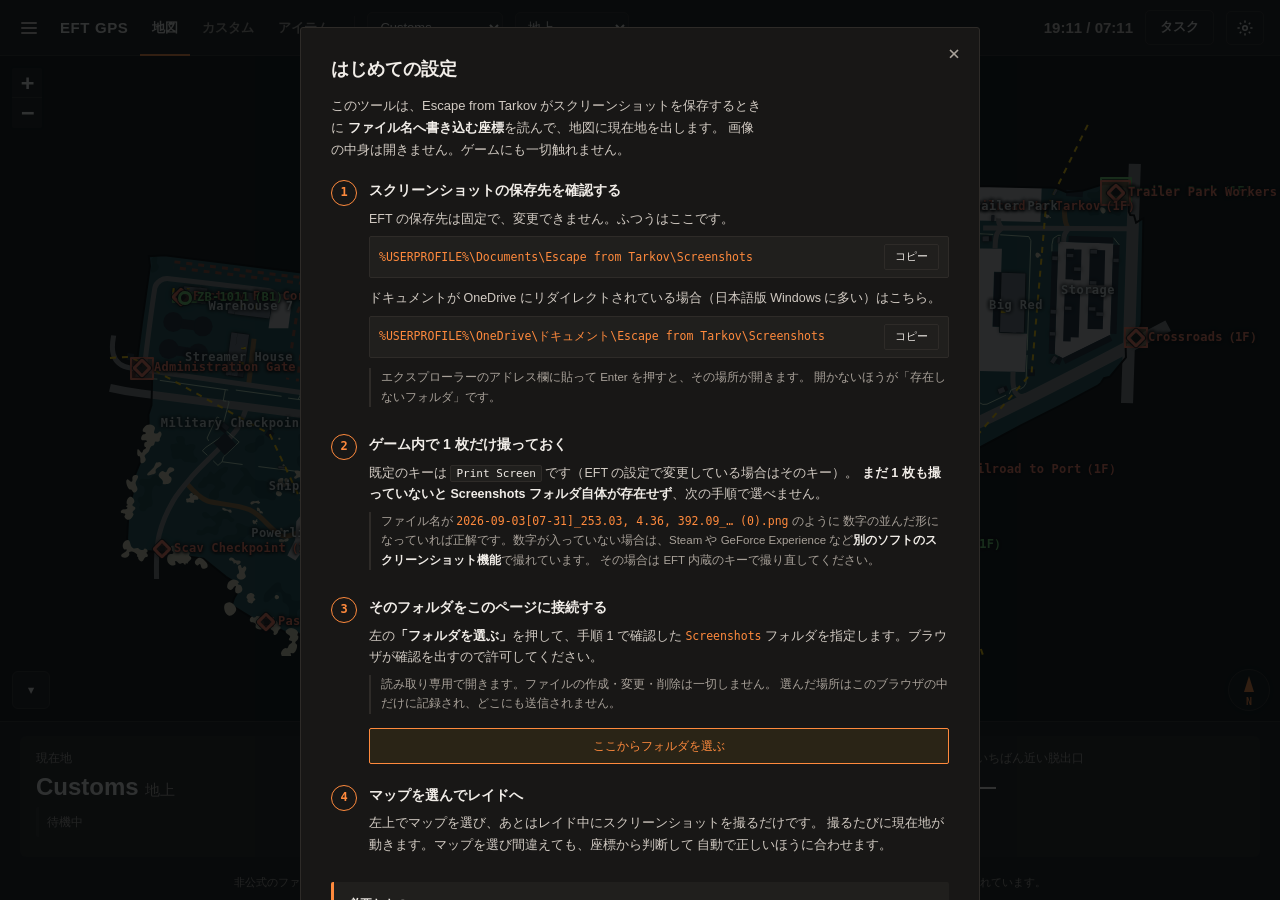
<file: index.html>
<!doctype html>
<html lang="ja">
<head>
<meta charset="utf-8">
<meta name="viewport" content="width=device-width, initial-scale=1">
<title>EFT 測位クライアント</title>
<link rel="manifest" href="./manifest.webmanifest">
<meta name="theme-color" content="#0e1112">
<link rel="icon" href="./icons/icon-192.png">
<link rel="apple-touch-icon" href="./icons/icon-192.png">
<link rel="stylesheet" href="./vendor/leaflet/leaflet.css">
<link rel="stylesheet" href="./site.css">
<style>
:root {
  --bg: #0f0f10; --panel: #181716; --panel-2: #201f1d; --panel-3: #2a2826; --rule: #2e2b28;
  --ink: #f1ede8; --ink-2: #d2cbc3; --muted: #a8a199;
  --accent: #ff8a3d; --accent-2: #ffa060; --on-accent: #1a0e05;
  --ok: #8fe0a2; --warn: #ff8f7a; --info: #8fbde0;
  --mono: "JetBrains Mono", "Cascadia Mono", Consolas, monospace;
  --sans: "M PLUS 1p", "BIZ UDPGothic", "Yu Gothic UI", "Hiragino Kaku Gothic ProN", "Meiryo", sans-serif;
}
* { box-sizing: border-box; }
html, body { height: 100%; margin: 0; }
body {
  background: var(--bg); color: var(--ink);
  font: 13px/1.7 var(--sans); display: grid;
  grid-template-columns: minmax(0, 1fr); grid-template-rows: auto minmax(0, 1fr);
  overflow: hidden;
}
/* 地図の画面。カスタムやアイテムの画面はこの上に重なる（site.css）。
   isolation で Leaflet の z-index をこの中に閉じ込め、上に重ねた画面を突き抜けないようにする */
#view-map { grid-row: 2; grid-column: 1; display: grid; min-height: 0;
            grid-template-rows: minmax(0, 1fr) auto; isolation: isolate; }

h1 { margin: 0; font-size: 14px; font-weight: 600; letter-spacing: .02em; }
h1 small { display: block; font: 400 10px/1.5 var(--mono); color: var(--muted);
           letter-spacing: .08em; text-transform: uppercase; margin-top: 3px; }
label { display: block; font: 600 11px/1.6 var(--mono); letter-spacing: .1em;
        text-transform: uppercase; color: var(--muted); margin-bottom: 4px; }
select, input, button, textarea {
  font: 13px/1.5 var(--mono); color: var(--ink); background: var(--panel-2);
  border: 1px solid var(--rule); border-radius: 2px; padding: 6px 8px; width: 100%;
}
select:focus-visible, input:focus-visible, button:focus-visible, textarea:focus-visible {
  outline: 2px solid var(--accent); outline-offset: 1px;
}
button { cursor: pointer; }
button:hover { border-color: var(--accent); color: var(--accent); }
.field + .field { margin-top: 10px; }
.btn-row { display: flex; gap: 8px; margin-top: 8px; }

#map-info, #attrib { font: 12px/1.6 var(--mono); color: var(--muted); }
#map-missing { color: var(--warn); font-size: 12px; margin-top: 8px; }

.status { font: 13px/1.5 var(--mono); padding: 8px 10px; border-radius: 2px;
          border-left: 3px solid var(--muted); background: var(--panel-2); }
.status.ok   { border-left-color: var(--ok);     color: var(--ok); }
.status.warn { border-left-color: var(--warn);   color: var(--warn); }
.status.low  { border-left-color: var(--accent); color: var(--accent); }
.status.off  { border-left-color: var(--muted);  color: var(--muted); }
.status.idle { border-left-color: var(--rule);   color: var(--muted); }

#sample .row { display: grid; grid-template-columns: 84px 1fr; gap: 8px; padding: 2px 0; }
#sample .k { font: 600 11px/1.9 var(--mono); letter-spacing: .06em; color: var(--muted); }
#sample .v { font: 13px/1.6 var(--mono); word-break: break-all; }
#sample .hint { color: var(--muted); font-size: 13px; }

#world-clock { font: 600 15px/1 var(--num); color: var(--ink-2); white-space: nowrap; font-variant-numeric: tabular-nums; }

.safety { font-size: 12px; color: var(--muted); line-height: 1.7; }
.safety b { color: var(--ink-2); font-weight: 600; }
.safety code { font: 11px/1.5 var(--mono); color: var(--ink-2); word-break: break-all; }
.muted-line { font: 12px/1.8 var(--mono); color: var(--muted); min-height: 18px; }
/* 現在地の古さ。撮り忘れたまま動いているのが最も危ない誤りなので、常に出す */
.age { font: 600 14px/1.6 var(--num); margin-top: 6px; min-height: 19px; }
.age:empty { display: none; }
.age.fresh { color: var(--ok); }
.age.aging { color: var(--accent); }
.age.stale { color: var(--warn); }
label.check { display: flex; gap: 7px; align-items: flex-start; margin-top: 8px;
              font: 400 12px/1.5 var(--sans); letter-spacing: 0; text-transform: none;
              color: var(--ink-2); cursor: pointer; }
label.check input { width: auto; margin: 2px 0 0; flex: none; accent-color: var(--accent); }

/* 折りたためる欄。見出しを押すと開閉し、状態は localStorage に残す */
details.sec > summary, details.about > summary {
  list-style: none; cursor: pointer; display: flex; align-items: baseline; gap: 8px;
  font: 600 11px/1.6 var(--mono); letter-spacing: .1em; color: var(--muted);
}
details.sec > summary::-webkit-details-marker,
details.about > summary::-webkit-details-marker { display: none; }
details.sec > summary::before, details.about > summary::before {
  content: '▸'; flex: none; width: 10px; color: var(--muted);
}
details.sec[open] > summary::before, details.about[open] > summary::before { content: '▾'; }
details.sec > summary:hover, details.about > summary:hover { color: var(--accent); }
details.sec[open] > summary { margin-bottom: 8px; }
details.sec[hidden] { display: none; }
/* 畳んでいても接続の状態だけは見えるように、見出しの右に写す */
.sum-note { margin-left: auto; font-weight: 400; letter-spacing: 0; color: var(--ink-2);
            overflow: hidden; text-overflow: ellipsis; white-space: nowrap; max-width: 150px; }
details[open] > summary .sum-note { display: none; }
details.about { margin-top: 6px; }
details.about[open] > summary { margin-bottom: 4px; }
/* プルダウンの記号の意味 */
.sum-note.ok { color: var(--ok); }
.sum-note.warn { color: var(--warn); }
.sum-note.low { color: var(--accent); }
.legend { margin-top: 5px; font: 11.5px/1.6 var(--sans); color: var(--muted);
          display: flex; flex-wrap: wrap; column-gap: 12px; }
.legend span { white-space: nowrap; }

/* ----------------------------------------------------------------- map */
#map { position: absolute; inset: 0; background: #0a0c0d; }
.leaflet-container { background: #0a0c0d; font-family: var(--mono); }
.leaflet-control-attribution { background: rgba(14,17,18,.8); color: var(--muted); font-size: 10px; }
.leaflet-control-attribution a { color: var(--muted); }
.leaflet-bar a { background: var(--panel); color: var(--ink); border-color: var(--rule); }
.leaflet-bar a:hover { background: var(--panel-2); color: var(--accent); }

.chips { display: flex; gap: 6px; }
.chips.wrap { flex-wrap: wrap; }
.chips.wrap .chip { flex: 0 0 auto; padding: 5px 8px; }

/* 名前の付いた地点 */
.lm-icon > span { position: absolute; }
.lm-text {
  left: 0; top: -8px; transform: translateX(-50%); white-space: nowrap;
  font: 600 12px/1.4 var(--mono); color: var(--c); opacity: .92; letter-spacing: .04em;
  text-shadow: 0 0 4px #0a0c0d, 0 0 4px #0a0c0d, 0 0 4px #0a0c0d;
}
.lm-mark { left: -5px; top: -5px; width: 10px; height: 10px;
           background: var(--c); border: 1.5px solid #0a0c0d; }
.lm-circle { border-radius: 50%; }
.lm-diamond { transform: rotate(45deg); }
.lm-triangle { background: transparent; width: 0; height: 0; border: 0;
               border-left: 6px solid transparent; border-right: 6px solid transparent;
               border-bottom: 10px solid var(--c);
               filter: drop-shadow(0 0 1.5px #0a0c0d); }
.lm-label { left: 9px; top: -7px; white-space: nowrap;
            font: 11px/1.4 var(--mono); color: var(--c);
            text-shadow: 0 0 4px #0a0c0d, 0 0 4px #0a0c0d, 0 0 4px #0a0c0d; }
/* 数が多いものはラベルを出さない（拡大したときだけ見せる） */
.leaflet-container .lm-kind-lock .lm-label,
.leaflet-container .lm-kind-hazard .lm-label,
.leaflet-container .lm-kind-gun .lm-label { display: none; }
.leaflet-container.zoomed-in .lm-kind-lock .lm-label,
.leaflet-container.zoomed-in .lm-kind-hazard .lm-label,
.leaflet-container.zoomed-in .lm-kind-gun .lm-label { display: block; }
.chip { flex: 1; display: flex; align-items: center; justify-content: center; gap: 5px;
        margin: 0; padding: 6px 4px; border: 1px solid var(--rule); border-radius: 2px;
        background: var(--panel-2); cursor: pointer;
        font: 600 12px/1 var(--mono); letter-spacing: .04em; text-transform: none;
        color: var(--muted); }
.chip input { width: auto; margin: 0; accent-color: currentColor; }
.chips.wrap .chip:has(:checked) { color: var(--lc); border-color: color-mix(in srgb, var(--lc) 45%, transparent); }
.chips.wrap .chip.empty { opacity: .38; }
.chip[data-f="pmc"]:has(:checked)    { color: #6fd66f; border-color: #6fd66f66; }
.chip[data-f="scav"]:has(:checked)   { color: #ff7a5c; border-color: #ff7a5c66; }
.chip[data-f="shared"]:has(:checked) { color: #ffc848; border-color: #ffc84866; }

/* 脱出口 — 小さすぎて見えないという指摘を受けて拡大した。
   色だけだと色覚特性によっては判別できないので、陣営で形も変える */
.extract-icon .dot {
  position: absolute; left: -7px; top: -7px; width: 14px; height: 14px;
  border: 3px solid var(--c); background: rgba(10,12,13,.75);
  box-shadow: 0 0 0 1px rgba(10,12,13,.9), 0 0 6px rgba(0,0,0,.7);
}
.extract-icon .ex-circle { border-radius: 50%; }
.extract-icon .ex-square { border-radius: 2px; }
.extract-icon .ex-triangle { border-radius: 2px; transform: rotate(45deg); }
/* 電源が要る脱出口。印を一回り大きくして、中に記号（A, B, …）を入れる */
.extract-icon.has-code .dot { left: -10px; top: -10px; width: 20px; height: 20px; }
.extract-icon .code {
  position: absolute; left: -10px; top: -10px; width: 20px; height: 20px;
  font: 700 12px/20px var(--mono); text-align: center; color: var(--c);
  text-shadow: 0 0 2px #0a0c0d;
}
.extract-icon.has-code .label { left: 14px; }
.extract-icon.has-code .sw { left: 7px; top: -18px; }
/* 電源・スイッチ。脱出口と同じ記号を付けて対応させる */
.switch-icon > span { position: absolute; }
.switch-icon .mark {
  left: -11px; top: -11px; min-width: 22px; height: 22px; padding: 0 3px;
  background: #ffe066; color: #14110a; border: 2px solid #0a0c0d; border-radius: 3px;
  font: 700 11px/18px var(--mono); text-align: center;
  box-shadow: 0 0 8px rgba(255,224,102,.75), 0 0 3px rgba(0,0,0,.9);
}
.switch-icon .label {
  left: 16px; top: -8px; white-space: nowrap; font: 600 12px/1.4 var(--mono); color: #ffe066;
  text-shadow: 0 0 4px #0a0c0d, 0 0 4px #0a0c0d, 0 0 4px #0a0c0d;
}
.extract-icon .sw {
  position: absolute; left: 4px; top: -14px; font-size: 11px; line-height: 1;
  color: #ffe066; text-shadow: 0 0 3px #0a0c0d, 0 0 3px #0a0c0d;
}

/* 湧き。陣営を色で分ける。PMC・スカブ共通の点は
   どちらのボタンでも出るので、第三の色にして区別できるようにする */
.lm-kind-spawnPmc .lm-mark,
.lm-kind-spawnScav .lm-mark { width: 9px; height: 9px; opacity: .9; }
/* 色は JS 側 (SIDE_COLOR) が点ごとに決める。インラインの --c のほうが
   強いので、ここで色を書いても効かない。大きさだけを扱う */

/* ------------------------------------------------- 上の帯・地図・ドック */
.visually-hidden { position: absolute; width: 1px; height: 1px; overflow: hidden;
                   clip: rect(0 0 0 0); white-space: nowrap; }
.grow { flex: 1; }
#topbar { display: flex; align-items: center; gap: 12px; height: 56px; padding: 0 16px;
          background: var(--panel); border-bottom: 1px solid var(--rule); min-width: 0; }
#topbar .brand { font: 800 15px/1 var(--sans); letter-spacing: .04em; white-space: nowrap;
                 color: var(--ink); text-decoration: none; }
#map-tabs { display: flex; gap: 4px; padding: 4px; border-radius: 6px; background: var(--panel-2);
            overflow-x: auto; min-width: 0; }
#map-tabs button { width: auto; flex: none; border: 0; border-radius: 4px; background: transparent;
                   color: var(--muted); padding: 6px 12px; font: 500 13px/1.4 var(--sans); }
#map-tabs button:hover { color: var(--ink); }
#map-tabs button[aria-pressed="true"] { background: var(--accent); color: var(--on-accent); font-weight: 700; }
.top-select { margin: 0; flex: none; }
.top-select select { width: auto; max-width: 190px; border-radius: 5px; padding: 6px 8px;
                     font: 500 13px/1.4 var(--sans); }
.top-btn { width: auto; flex: none; border-radius: 5px; padding: 7px 14px; background: transparent;
           font: 600 13px/1.4 var(--sans); }
.top-btn.icon { display: flex; align-items: center; padding: 7px 9px; }
.top-btn[aria-expanded="true"] { border-color: var(--accent); color: var(--accent); }

#map-area { position: relative; min-height: 0; overflow: hidden; }
#map-missing { position: absolute; left: 50%; top: 12px; transform: translateX(-50%); z-index: 500;
               margin: 0; background: var(--panel); border: 1px solid var(--warn); border-radius: 5px;
               padding: 6px 12px; }
/* 右下は方位マークが使うので左下に置く */
#btn-dock { position: absolute; left: 12px; bottom: 12px; z-index: 600; width: 38px; height: 38px;
            padding: 0; border-radius: 6px; background: var(--panel); font-size: 16px; }
body.dock-collapsed #dock { display: none; }

/* 引き出し。地図に重ねて右から出す（地図の大きさは変えない） */
/* Leaflet の操作部品（方位マークなど, z-index 800〜1000）より前に出す */
#drawer { position: absolute; top: 0; right: 0; bottom: 0; z-index: 1100; width: 400px; max-width: 100%;
          overflow-y: auto; padding: 16px 18px 24px; background: var(--panel);
          border-left: 1px solid var(--rule); box-shadow: -10px 0 28px rgba(0,0,0,.45); }
.drawer-head { display: flex; justify-content: space-between; align-items: center; margin-bottom: 12px; }
.drawer-head h2 { margin: 0; font: 700 18px/1.3 var(--sans); }
#btn-drawer-close { width: 38px; height: 38px; padding: 0; border-radius: 6px; font-size: 18px; }
.drawer-panel details { border-top: 1px solid var(--rule); padding: 12px 0; }
.drawer-panel details:first-child { border-top: 0; padding-top: 0; }

/* 下のドック。レイド中にちらっと見るものだけを大きく出す */
#dock { display: grid; grid-template-columns: 300px minmax(0, 1fr) 300px; gap: 16px;
        padding: 14px 20px 8px; background: var(--panel); border-top: 1px solid var(--rule); }
#dock .card { display: flex; flex-direction: column; gap: 6px; min-width: 0; padding: 14px 16px;
              border-radius: 6px; background: var(--panel-2); }
.card-k { font: 500 12px/1.4 var(--sans); color: var(--muted); }
.dock-map { font: 800 24px/1.2 var(--sans); }
.dock-floor { font: 500 15px/1 var(--sans); color: var(--muted); }
.dock-mono { font: 500 13.5px/1.4 var(--num); color: var(--muted); }
#dock .status { font-size: 12px; padding: 6px 8px; }
#dock .age { margin-top: 0; }
#btn-switch { background: var(--accent); color: var(--on-accent); border-color: var(--accent); font-weight: 700; }
.dock-task-head { display: flex; justify-content: space-between; align-items: center; gap: 10px; }
.dock-task-title { font: 700 16px/1.4 var(--sans); overflow: hidden; text-overflow: ellipsis; white-space: nowrap; }
.dock-exit-name { font: 700 20px/1.3 var(--sans); overflow-wrap: anywhere; }
.dock-exit-dist { font: 600 34px/1.1 var(--num); color: var(--ink); font-variant-numeric: tabular-nums; }
.dock-legal { grid-column: 1 / -1; margin: 0; text-align: center; font-size: 11px; color: var(--muted); }
.dock-legal b { color: var(--ink-2); }

/* ドックのタスク目標は横に並べたカード。距離を上に大きく出す */
#dock #task-objectives .obj-row {
  flex: 0 0 220px; grid-template-columns: 20px minmax(0, 1fr); grid-template-areas: "m m" "n d";
  align-content: start; row-gap: 4px; padding: 10px 12px; border-radius: 4px; background: var(--panel-3);
}
#dock #task-objectives .obj-row .m { grid-area: m; white-space: normal; font: 600 19px/1.3 var(--num);
                                    color: var(--ink); }
#dock #task-objectives .obj-row.away .m { color: var(--muted); font-size: 13px; }
#dock #task-objectives .obj-row .n { grid-area: n; }
#dock #task-objectives .obj-row .d { grid-area: d; }
#dock #task-objectives .obj-row.story { padding-left: 12px; }
#dock #task-objectives .obj-branch { flex: 0 0 160px; align-self: stretch; margin: 0; border: 0;
                                    border-left: 2px solid var(--accent); padding: 8px 10px; }
#dock #task-objectives .story-filter { flex: none; align-self: center; margin: 0; max-width: 150px; }
#dock #task-objectives > .hint-line { margin: 0; }

/* 更新の通知 */
#update-bar {
  position: absolute; left: 50%; top: 10px; transform: translateX(-50%); z-index: 900;
  background: var(--panel); border: 1px solid var(--accent); border-radius: 6px;
  padding: 7px 12px; font-size: 12px; box-shadow: 0 4px 14px rgba(0,0,0,.5);
}
#update-bar button {
  margin-left: 8px; padding: 2px 10px; border: 1px solid var(--accent);
  background: transparent; color: var(--accent); border-radius: 4px; cursor: pointer;
}

/* 距離の計測線 */
.measure-line { stroke-dasharray: 5 4; }

/* 方位ローズ */
.north-rose {
  position: relative; width: 42px; height: 42px; border-radius: 50%;
  background: rgba(14,17,18,.82); border: 1px solid var(--rule);
  box-shadow: 0 0 8px rgba(0,0,0,.6);
}
.north-rose .needle {
  position: absolute; left: 50%; top: 50%; width: 0; height: 0; margin: -14px 0 0 -5px;
  border-left: 5px solid transparent; border-right: 5px solid transparent;
  border-bottom: 16px solid var(--accent); transform-origin: 50% 87.5%;
}
.north-rose .n {
  position: absolute; left: 0; right: 0; bottom: 3px; text-align: center;
  font: 700 10px/1 var(--mono); color: var(--accent);
}
.extract-icon .label {
  position: absolute; left: 12px; top: -9px; white-space: nowrap;
  font: 600 12px/1.4 var(--mono); color: var(--c); letter-spacing: .02em;
  text-shadow: 0 0 4px #0a0c0d, 0 0 4px #0a0c0d, 0 0 4px #0a0c0d, 0 1px 2px #0a0c0d;
}

/* 現在地 — 白は地図に溶けるのでシアンにし、暗い縁と輪で浮かせている */
.player-icon > span { position: absolute; }
.player-icon .player-ring {
  left: -17px; top: -17px; width: 34px; height: 34px; border-radius: 50%;
  border: 2px solid #22e0ff; opacity: .5;
  box-shadow: 0 0 0 2px rgba(10,12,13,.8), 0 0 10px rgba(34,224,255,.55);
}
.player-icon .player-arrow {
  left: -13px; top: -13px; width: 26px; height: 26px;
  background: #22e0ff; clip-path: polygon(50% 0%, 100% 100%, 50% 74%, 0% 100%);
  filter: drop-shadow(0 0 2px #0a0c0d) drop-shadow(0 0 6px rgba(34,224,255,.9));
}
.player-icon .player-dot {
  left: -8px; top: -8px; width: 16px; height: 16px; border-radius: 50%;
  background: #22e0ff; border: 2px solid #0a0c0d;
  filter: drop-shadow(0 0 6px rgba(34,224,255,.9));
}
.player-icon .unsure { opacity: .5; }

/* ピン */
.leaflet-container.placing-pin { cursor: crosshair; }
.pin-icon > span { position: absolute; }
.pin-icon .head {
  left: -8px; top: -18px; width: 16px; height: 16px;
  background: #ffc848; border: 2px solid #0a0c0d; border-radius: 50% 50% 50% 0;
  transform: rotate(-45deg);
  box-shadow: 0 0 6px rgba(0,0,0,.8);
}
.pin-icon .label {
  left: 12px; top: -20px; white-space: nowrap;
  font: 600 12px/1.4 var(--mono); color: #ffc848;
  text-shadow: 0 0 4px #0a0c0d, 0 0 4px #0a0c0d, 0 0 4px #0a0c0d;
}
.pin-icon.active .head { background: #ff7a5c; width: 20px; height: 20px; left: -10px; top: -22px; }
.pin-icon.active .label { color: #ff7a5c; font-size: 13px; }

#pins { margin-top: 8px; display: flex; flex-direction: column; gap: 1px; }
.pin-row { display: grid; grid-template-columns: 1fr auto auto; gap: 6px; align-items: center;
           padding: 5px 6px; border-radius: 2px; background: var(--panel-2);
           font: 12px/1.5 var(--mono); }
.pin-row.active { outline: 1px solid #ff7a5c; }
.pin-row .nm { overflow: hidden; text-overflow: ellipsis; white-space: nowrap; color: var(--ink); }
.pin-row .dist { color: var(--accent); font-variant-numeric: tabular-nums; }
.pin-row .ops { display: flex; gap: 4px; }
.pin-row button { width: auto; padding: 2px 6px; font-size: 11px; }
.hint-line { font-size: 12px; color: var(--muted); line-height: 1.6; margin-top: 6px; }

/* タスク */
.task-icon > span { position: absolute; }
/* 目標の印。小さくて見つけにくいという指摘を受けて 20px → 28px にした。
   レイド中にちらっと見て分かる必要があるので、脱出口より一回り大きい */
.task-icon .num {
  left: -14px; top: -14px; width: 28px; height: 28px; border-radius: 50%;
  background: #b48cff; color: #14101f; border: 3px solid #0a0c0d;
  font: 700 14px/23px var(--mono); text-align: center;
  box-shadow: 0 0 10px rgba(180,140,255,.8), 0 0 3px rgba(0,0,0,.9);
}
.task-icon .label {
  left: 18px; top: -8px; max-width: 260px; white-space: nowrap; overflow: hidden;
  text-overflow: ellipsis; font: 600 11px/1.4 var(--mono); color: #cdb4ff;
  text-shadow: 0 0 4px #0a0c0d, 0 0 4px #0a0c0d, 0 0 4px #0a0c0d;
}
/* 「拾う場所」の候補地点。確定のゾーンとは見た目を分けて、
   1 箇所に決まっていないことが分かるようにする */
.task-spot .num {
  width: 24px; height: 24px; left: -12px; top: -12px;
  background: rgba(20,16,31,.88); color: #cdb4ff;
  border: 3px dashed #b48cff; font-size: 12px; line-height: 19px;
  box-shadow: 0 0 8px rgba(180,140,255,.55), 0 0 3px rgba(0,0,0,.9);
}

/* アイテムの用途は別ページ。ここは入口だけ */
.btn-link {
  display: block; width: 100%; text-align: center; text-decoration: none;
  background: var(--panel-2); border: 1px solid var(--rule); border-radius: 2px;
  padding: 6px 8px; color: var(--ink); font: 13px/1.5 var(--sans);
}
.btn-link:hover { border-color: var(--accent); color: var(--accent); }

/* （以前ここにあった一覧の体裁は items.html へ移した） */
/* 鍵の一覧。押すとその鍵で開く扉を地図で強調する */
#key-list {
  margin-top: 5px; max-height: 210px; overflow-y: auto;
  border: 1px solid var(--rule); border-radius: 3px; background: var(--panel-2);
}
#key-list .k {
  display: grid; grid-template-columns: 1fr auto; gap: 6px; align-items: baseline;
  width: 100%; padding: 5px 7px; border: 0; background: transparent; cursor: pointer;
  text-align: left; color: var(--ink); font: 12px/1.45 var(--sans);
  border-bottom: 1px solid var(--rule);
}
#key-list .k:last-child { border-bottom: 0; }
#key-list .k:hover { background: var(--panel); color: var(--accent); }
#key-list .k[aria-pressed="true"] { background: var(--panel); color: var(--accent); }
#key-list .k .cnt { font: 11px/1.4 var(--mono); color: var(--muted); white-space: nowrap; }
#key-list .none { padding: 7px; color: var(--muted); font-size: 12px; }

/* 強調した施錠扉。鍵の名前を常に出す */
.lock-focus > span { position: absolute; }
.lock-focus .mark {
  left: -11px; top: -11px; width: 22px; height: 22px; border-radius: 3px;
  background: #ffd479; border: 3px solid #0a0c0d;
  box-shadow: 0 0 10px rgba(255,212,121,.85), 0 0 3px rgba(0,0,0,.9);
}
.lock-focus .label {
  left: 15px; top: -9px; white-space: nowrap; font: 600 11px/1.4 var(--mono);
  color: #ffd479; text-shadow: 0 0 4px #0a0c0d, 0 0 4px #0a0c0d, 0 0 4px #0a0c0d;
}

/* 検索の候補。打った時点で見えないと「出てこない」と思われる */
#task-hits {
  margin-top: 4px; max-height: 230px; overflow-y: auto;
  border: 1px solid var(--rule); border-radius: 3px; background: var(--panel-2);
}
#task-hits .hit {
  display: grid; grid-template-columns: 14px 1fr auto; gap: 6px; align-items: baseline;
  width: 100%; padding: 5px 7px; border: 0; background: transparent; cursor: pointer;
  text-align: left; color: var(--ink); font: 12px/1.45 var(--sans);
  border-bottom: 1px solid var(--rule);
}
#task-hits .hit:last-child { border-bottom: 0; }
#task-hits .hit:hover, #task-hits .hit:focus-visible { background: var(--panel); color: var(--accent); }
#task-hits .hit .pl { font: 12px/1 var(--mono); color: var(--accent); }
#task-hits .hit .tr { font: 11px/1.4 var(--mono); color: var(--muted); white-space: nowrap; }
#task-hits .none { padding: 7px; color: var(--muted); font-size: 12px; }
#task-hits .more { padding: 5px 7px; color: var(--muted); font-size: 12px;
                   border-top: 1px solid var(--rule); }

/* 持ち物 */
#task-loadout { margin-top: 8px; display: flex; flex-direction: column; gap: 1px; }
#task-loadout:empty { display: none; }
.lo-head { font: 600 11px/1.6 var(--mono); letter-spacing: .1em; color: var(--muted);
           margin-bottom: 2px; }
.lo-row { display: grid; grid-template-columns: 46px 1fr auto; gap: 6px; align-items: baseline;
          padding: 5px 6px; background: var(--panel-2); border-radius: 2px;
          border-left: 2px solid var(--k); font: 12px/1.5 var(--mono); text-align: left;
          width: 100%; border-top: 0; border-right: 0; border-bottom: 0; }
.lo-row .t { color: var(--k); font-weight: 600; font-size: 11px; }
.lo-row .n { color: var(--ink); font-family: var(--sans); font-size: 13px;
             overflow: hidden; text-overflow: ellipsis; white-space: nowrap; }
.lo-row .x { color: var(--muted); white-space: nowrap; font-size: 11px; }
.lo-row.key { --k: #9aa7b8; cursor: pointer; }
.lo-row.key:hover { outline: 1px solid #9aa7b8; }
.lo-row.marker { --k: #b48cff; }
.lo-row.plant  { --k: #b48cff; }
.lo-row.give   { --k: #ffc848; }
.lo-row.weapon { --k: var(--muted); }
.lo-row.find   { --k: #7fa6c4; }
.lo-row .fir { color: #ff7a5c; }

/* タスクの鍵で開く扉 */
.task-door > span { position: absolute; }
/* 鍵で開く扉。目標の印と並んで出るので、同じ比率で大きくする */
.task-door .mark { left: -9px; top: -9px; width: 18px; height: 18px;
                   background: #9aa7b8; border: 3px solid #0a0c0d; border-radius: 3px;
                   box-shadow: 0 0 9px rgba(154,167,184,.85); }
.task-door .label { left: 15px; top: -7px; white-space: nowrap;
                    font: 600 11px/1.4 var(--mono); color: #c4cedb;
                    text-shadow: 0 0 4px #0a0c0d, 0 0 4px #0a0c0d, 0 0 4px #0a0c0d; }

#task-objectives { margin-top: 6px; display: flex; flex-direction: row; gap: 10px;
                   overflow-x: auto; padding-bottom: 4px; min-height: 0; }
.obj-row { display: grid; grid-template-columns: 18px 1fr auto; gap: 6px; align-items: baseline;
           padding: 5px 6px; background: var(--panel-2); border-radius: 2px; cursor: pointer;
           text-align: left; border: 0; width: 100%; }
.obj-row:hover { outline: 1px solid #b48cff; }
.obj-row .n { color: #b48cff; font: 700 11px/1.5 var(--mono); }
.obj-row .d { font: 13px/1.5 var(--sans); color: var(--ink); }
.obj-row .m { font: 12.5px/1.5 var(--num); color: var(--muted); white-space: nowrap; }
.obj-row.away .d { color: var(--muted); }
/* ストーリーの目標。座標が無いので押せない。字下げは Wiki の箇条書きの深さ */
.obj-row.story { cursor: default; padding-left: calc(6px + var(--ind, 0) * 14px); }
.obj-row.story:hover { outline: 0; }
.obj-row.story.here { border-left: 2px solid #b48cff; }
.obj-row.story.here .m { color: #b48cff; }
.obj-row.story.start .n { color: var(--muted); }
.obj-branch { margin-top: 6px; padding: 3px 6px; font: 600 12px/1.5 var(--sans);
              color: var(--accent); border-bottom: 1px solid var(--rule); }
.story-filter { margin: 0 0 4px; }
.plain-link { color: inherit; text-decoration: underline; }
.obj-row .cnt { display: inline-block; margin-left: 6px; font-style: normal;
                font: 11px/1.4 var(--mono); color: #b48cff; }
.wiki-link { flex: none; display: inline-flex; align-items: center; padding: 6px 10px;
             font: 12px/1.5 var(--mono); color: var(--muted); text-decoration: none;
             border: 1px solid var(--rule); border-radius: 2px; }
.wiki-link:hover { color: var(--accent); border-color: var(--accent); }
/* class の display が [hidden] を打ち消してしまうので明示する */
.wiki-link[hidden] { display: none; }
.pin-tools { display: flex; gap: 8px; align-items: stretch; }
.pin-tools > button { flex: 1; }
.pin-toggle { display: flex; align-items: center; justify-content: center; gap: 7px; }
.pin-toggle .glyph {
  width: 11px; height: 11px; flex: none;
  background: currentColor; border-radius: 50% 50% 50% 0;
  transform: rotate(-45deg); opacity: .55;
}
.pin-toggle[aria-pressed="true"] {
  color: #ffc848; border-color: #ffc848; background: #2a2416;
}
.pin-toggle[aria-pressed="true"] .glyph { opacity: 1; }
#pin-hint.on { color: #ffc848; }

/* 一覧の名前はクリックで書き換えられる */
.pin-row .nm { cursor: text; }
.pin-row .nm:hover { color: var(--accent); }
.pin-row input.rename {
  width: 100%; padding: 1px 4px; font: 12px/1.5 var(--mono);
  background: var(--panel); border: 1px solid var(--accent); border-radius: 2px; color: var(--ink);
}

/* 中くらいの幅（ノート PC）では、最近のマップのボタンを隠す。選択欄で全マップを選べるので
   困らない。両方を並べると、ボタンが 2 つしか入らず 3 つ目が「Woo」のように切れていた */
@media (max-width: 1400px) {
  #map-tabs { display: none; }
}
@media (max-width: 900px) {
  #view-map { overflow-y: auto; grid-template-rows: 60vh auto; }
  #topbar { flex-wrap: wrap; height: auto; padding: 8px 12px; }
  #dock { grid-template-columns: minmax(0, 1fr); }
}

/* ------------------------------------------------------- はじめての設定 */
.setup { position: fixed; inset: 0; z-index: 2000; background: rgba(6,8,9,.82);
         display: flex; align-items: flex-start; justify-content: center;
         overflow-y: auto; padding: 3vh 16px; }
.setup[hidden] { display: none; }
.setup-card { position: relative; width: min(680px, 100%); background: var(--panel);
              border: 1px solid var(--rule); border-radius: 3px; padding: 26px 30px 24px; }
.setup-card h2 { margin: 0 0 10px; font-size: 18px; font-weight: 600; }
.setup-lede { margin: 0 0 18px; font-size: 13px; color: var(--ink-2); max-width: 60ch; }
.setup-lede b { color: var(--ink); }
.setup-close { position: absolute; top: 10px; right: 10px; width: 30px; height: 30px;
               padding: 0; border: 0; background: transparent; color: var(--muted);
               font: 20px/1 var(--mono); cursor: pointer; }
.setup-close:hover { color: var(--accent); border: 0; }
.setup-steps { counter-reset: st; list-style: none; margin: 0; padding: 0;
               display: flex; flex-direction: column; gap: 20px; }
.setup-steps > li { counter-increment: st; padding-left: 38px; position: relative; }
.setup-steps > li::before {
  content: counter(st); position: absolute; left: 0; top: 1px;
  width: 24px; height: 24px; border-radius: 50%; border: 1px solid var(--accent);
  color: var(--accent); font: 600 12px/22px var(--mono); text-align: center; }
.setup-steps h3 { margin: 0 0 6px; font-size: 14px; font-weight: 600; }
.setup-steps p { margin: 0 0 6px; font-size: 12.5px; color: var(--ink-2); }
.setup-steps b { color: var(--ink); }
.setup-note { font-size: 11.5px !important; color: var(--muted) !important;
              border-left: 2px solid var(--rule); padding-left: 10px; }
.setup-steps code, .setup-req code { font: 11.5px/1.5 var(--mono); color: var(--accent);
                                     word-break: break-all; }
.setup-steps kbd { font: 11px/1.5 var(--mono); color: var(--ink);
                   border: 1px solid var(--rule); border-radius: 2px; padding: 1px 5px;
                   background: var(--panel-2); }
.path-row { display: flex; gap: 8px; align-items: center; margin: 0 0 10px;
            background: var(--panel-2); border: 1px solid var(--rule);
            border-radius: 2px; padding: 7px 9px; }
.path-row code { flex: 1; }
.copy-btn { width: auto; flex: none; padding: 4px 10px; font-size: 11px; }
.setup-req { margin: 20px 0 0; padding: 12px 14px; background: var(--panel-2);
             border-left: 3px solid var(--accent); border-radius: 2px; font-size: 12px; }
.setup-req > b:first-child { display: block; margin-bottom: 5px; color: var(--ink); }
.setup-req li b { color: var(--ink); }
.setup-req ul { margin: 0; padding-left: 18px; color: var(--ink-2); }
.setup-done { margin-top: 20px; padding: 9px; font-size: 13px; }
.setup-pick { margin-top: 8px; padding: 8px; font-size: 12px; color: var(--accent);
              border-color: var(--accent); background: #2a2416; }
.setup-pick[disabled] { opacity: .5; }
#btn-setup { margin-top: 8px; }
/* 拡大したときだけ細かいラベルを出す */
</style>
</head>
<body data-route="map">
<script>
  // 最初の描画の前に、どの画面かを決めておく。#/builds を直接開いたときに
  // 一瞬だけ地図が見えてしまうのを防ぐ（本体の切り替えは src/app/site.js）
  (function () {
    var m = /^#\/(builds|items)\b/.exec(location.hash);
    if (m) document.body.dataset.route = m[1];
  })();
</script>

<div id="setup" class="setup" hidden>
  <div class="setup-card">
    <button type="button" id="setup-close" class="setup-close" aria-label="閉じる">×</button>
    <h2>はじめての設定</h2>
    <p class="setup-lede">
      このツールは、Escape from Tarkov がスクリーンショットを保存するときに
      <b>ファイル名へ書き込む座標</b>を読んで、地図に現在地を出します。
      画像の中身は開きません。ゲームにも一切触れません。
    </p>

    <ol class="setup-steps">
      <li>
        <h3>スクリーンショットの保存先を確認する</h3>
        <p>EFT の保存先は固定で、変更できません。ふつうはここです。</p>
        <div class="path-row">
          <code id="path-a">%USERPROFILE%\Documents\Escape from Tarkov\Screenshots</code>
          <button type="button" class="copy-btn" data-copy="path-a">コピー</button>
        </div>
        <p>ドキュメントが OneDrive にリダイレクトされている場合（日本語版 Windows に多い）はこちら。</p>
        <div class="path-row">
          <code id="path-b">%USERPROFILE%\OneDrive\ドキュメント\Escape from Tarkov\Screenshots</code>
          <button type="button" class="copy-btn" data-copy="path-b">コピー</button>
        </div>
        <p class="setup-note">
          エクスプローラーのアドレス欄に貼って Enter を押すと、その場所が開きます。
          開かないほうが「存在しないフォルダ」です。
        </p>
      </li>

      <li>
        <h3>ゲーム内で 1 枚だけ撮っておく</h3>
        <p>
          既定のキーは <kbd>Print Screen</kbd> です（EFT の設定で変更している場合はそのキー）。
          <b>まだ 1 枚も撮っていないと Screenshots フォルダ自体が存在せず</b>、次の手順で選べません。
        </p>
        <p class="setup-note">
          ファイル名が <code>2026-09-03[07-31]_253.03, 4.36, 392.09_… (0).png</code> のように
          数字の並んだ形になっていれば正解です。数字が入っていない場合は、Steam や
          GeForce Experience など<b>別のソフトのスクリーンショット機能</b>で撮れています。
          その場合は EFT 内蔵のキーで撮り直してください。
        </p>
      </li>

      <li>
        <h3>そのフォルダをこのページに接続する</h3>
        <p>
          左の<b>「フォルダを選ぶ」</b>を押して、手順 1 で確認した
          <code>Screenshots</code> フォルダを指定します。ブラウザが確認を出すので許可してください。
        </p>
        <p class="setup-note">
          読み取り専用で開きます。ファイルの作成・変更・削除は一切しません。
          選んだ場所はこのブラウザの中だけに記録され、どこにも送信されません。
        </p>
        <button type="button" id="setup-pick" class="setup-pick">ここからフォルダを選ぶ</button>
      </li>

      <li>
        <h3>マップを選んでレイドへ</h3>
        <p>
          左上でマップを選び、あとはレイド中にスクリーンショットを撮るだけです。
          撮るたびに現在地が動きます。マップを選び間違えても、座標から判断して
          自動で正しいほうに合わせます。
        </p>
      </li>
    </ol>

    <div class="setup-req">
      <b>必要なもの</b>
      <ul>
        <li>デスクトップ版の <b>Chrome</b> または <b>Edge</b>（Firefox / Safari はフォルダ接続に非対応）</li>
        <li>ページを再読み込みしたときは、<b>「権限を許可」</b>を一度押してください。フォルダの選び直しは不要です</li>
      </ul>
    </div>

    <button type="button" id="setup-done" class="setup-done">閉じてはじめる</button>
  </div>
</div>

<div id="update-bar" hidden>
  新しい版が届いています。<button type="button" id="btn-reload">再読み込み</button>
</div>

<!-- 上の帯はどの画面でも同じ。左にメニューとサイト内の移動、地図の画面のときだけ
     マップの切り替えが続く（data-only="map" は地図以外の画面で隠れる）。
     地図の画面は 3 段: 上の帯 / 地図 / 下のドック（現在地・タスク・最寄りの脱出口）。
     レイド中にちらっと見るものだけをドックに置き、それ以外は右から出る引き出しにまとめる -->
<header id="topbar">
  <button type="button" id="btn-menu" aria-expanded="false" aria-controls="site-menu" aria-label="メニュー">
    <span class="bars" aria-hidden="true"></span>
  </button>
  <a class="brand" href="#/map">EFT GPS</a>
  <nav id="site-nav" aria-label="サイト内の移動">
    <a href="#/map" data-route-link="map">地図</a>
    <a href="#/builds" data-route-link="builds">カスタム</a>
    <a href="#/items" data-route-link="items">アイテム</a>
  </nav>
  <span class="nav-sep" data-only="map" aria-hidden="true"></span>
  <nav id="map-tabs" data-only="map" aria-label="よく使うマップ"></nav>
  <label class="top-select" data-only="map" title="すべてのマップ">
    <span class="visually-hidden">マップ</span>
    <select id="map-select"></select>
  </label>
  <label class="top-select" data-only="map" title="フロア">
    <span class="visually-hidden">フロア</span>
    <select id="floor-select" disabled></select>
  </label>
  <span class="grow"></span>
  <span id="world-clock" title="ワールド時計">--:-- / --:--</span>
  <button type="button" id="btn-open-tasks" class="top-btn" data-only="map" aria-expanded="false" aria-controls="drawer">タスク</button>
  <button type="button" id="btn-open-settings" class="top-btn icon" data-only="map" aria-expanded="false" aria-controls="drawer" aria-label="表示と設定">
    <svg width="18" height="18" viewBox="0 0 24 24" fill="none" stroke="currentColor" stroke-width="2" aria-hidden="true"><circle cx="12" cy="12" r="3"></circle><path d="M12 2v3M12 19v3M2 12h3M19 12h3M5 5l2 2M17 17l2 2M5 19l2-2M17 7l2-2"></path></svg>
  </button>
</header>

<div id="view-map">
<div id="map-area">
  <div id="map"></div>
  <div id="map-missing" hidden>このマップの地図画像はまだありません。測位と検証は動きます。</div>
  <button type="button" id="btn-dock" aria-expanded="true" title="下の帯を畳む（地図を広く使う）">▾</button>

  <!-- 引き出し。タスクと、表示・設定のどちらか一方を出す -->
  <aside id="drawer" hidden>
    <div class="drawer-head">
      <h2 id="drawer-title">タスク</h2>
      <button type="button" id="btn-drawer-close" aria-label="閉じる">×</button>
    </div>

    <section class="drawer-panel" data-panel="tasks">
      <label for="task-filter">タスクを探す</label>
      <input type="search" id="task-filter"
             placeholder="タスク名・トレーダー・マップ名（インターチェンジ など）"
             autocomplete="off">
      <div id="task-hits" hidden></div>
      <label class="check" id="task-hide-wrap" style="margin-top:6px">
        <input type="checkbox" id="task-hide-done"><span>終わったタスクを隠す</span>
      </label>
      <label for="task-select" style="margin-top:12px">タスクの目標地点</label>
      <select id="task-select"></select>
      <div class="legend"><span>◎ このマップに地点あり</span><span>✓ 終わった</span><span>★ Kappa 必須</span><span>〈任意〉マップを問わない</span><span>※Wiki 地点データなし</span></div>
      <div class="btn-row">
        <button type="button" id="btn-task-done" hidden>終わった</button>
        <button type="button" id="btn-task-clear">解除</button>
        <a id="task-wiki" class="wiki-link" target="_blank" rel="noopener noreferrer" hidden>Wiki</a>
      </div>
      <div id="task-loadout"></div>
    </section>

    <section class="drawer-panel" data-panel="settings" hidden>
      <details class="sec" data-sec="detail">
        <summary>現在地の詳細</summary>
        <div id="sample"><div class="hint">ゲーム内でスクリーンショットを撮ると、ここに現在地が出ます。</div></div>
      </details>

      <details class="sec" data-sec="layers" open>
        <summary>地図に出すもの</summary>
        <div class="field">
          <label>脱出口の表示</label>
          <div id="faction-filter" class="chips">
            <label class="chip" data-f="pmc"><input type="checkbox" value="pmc" checked><span>PMC</span></label>
            <label class="chip" data-f="scav"><input type="checkbox" value="scav" checked><span>スカブ</span></label>
            <label class="chip" data-f="shared"><input type="checkbox" value="shared" checked><span>共通</span></label>
          </div>
        </div>
        <div class="field">
          <label>地点</label>
          <div id="layer-filter" class="chips wrap"></div>
          <div id="layer-hint" class="hint-line"></div>
        </div>
        <label class="check" id="floor-lock" hidden>
          <input type="checkbox" id="floor-lock-input">
          <span>フロアを固定する（自動で切り替えない）</span>
        </label>
        <div id="map-info" style="margin-top:8px"></div>
      </details>

      <details class="sec" data-sec="pins" open>
        <summary>ピンと距離</summary>
        <div class="pin-tools">
          <button type="button" id="btn-place" class="pin-toggle" aria-pressed="false"
                  title="オンにすると、地図をクリックするたびにピンが刺さります">
            <span class="glyph" aria-hidden="true"></span>
            <span class="txt">ピンを置く</span>
          </button>
          <button type="button" id="btn-pins-clear">すべて消す</button>
        </div>
        <div id="pin-hint" class="hint-line">※「ピンを置く」を押してから地図をクリック</div>
        <div class="pin-tools">
          <button type="button" id="btn-measure" class="pin-toggle" aria-pressed="false"
                  title="地図を 2 回クリックすると、その 2 点間の距離が出ます">
            <span class="glyph" aria-hidden="true"></span>
            <span class="txt">距離を測る</span>
          </button>
          <output id="measure-out" class="hint-line"></output>
        </div>
        <div id="pins"></div>
      </details>

      <details class="sec" data-sec="keys" id="keys-field" hidden>
        <summary>鍵と施錠扉</summary>
        <input type="search" id="key-filter" placeholder="鍵の名前で絞り込む" autocomplete="off"
               aria-label="鍵の名前で絞り込む">
        <div id="key-list"></div>
      </details>

      <details class="sec" data-sec="items">
        <summary>アイテムの用途</summary>
        <input type="search" id="item-filter" aria-label="アイテムの用途を調べる"
               placeholder="アイテム名を入れて Enter（電線 / wires …）" autocomplete="off">
        <div class="btn-row" style="margin-top:5px">
          <a class="btn-link" id="btn-items" href="#/items">アイテム一覧を開く</a>
        </div>
        <div class="hint-line">※Enter でその言葉の一覧へ。開いている間も監視は止まらない</div>
      </details>

      <details class="sec" data-sec="watch" open>
        <summary>スクリーンショットフォルダ<span class="sum-note" data-mirror="watch-status"></span></summary>
        <div id="watch-status" class="status idle">フォルダ未接続</div>
        <div class="btn-row">
          <button type="button" id="btn-pick">フォルダを選ぶ</button>
          <button type="button" id="btn-grant" hidden>権限を許可</button>
          <button type="button" id="btn-forget" hidden>接続を解除</button>
        </div>
        <div class="btn-row">
          <button type="button" id="btn-replay" hidden>直近 20 枚を読み込む</button>
          <button type="button" id="btn-setup">セットアップ手順</button>
        </div>
        <div id="watch-count" class="muted-line"></div>
        <label class="check">
          <input type="checkbox" id="auto-switch" checked>
          <span>座標で確実に分かればマップを自動で合わせる</span>
        </label>
        <p class="safety" style="margin:8px 0 0">
          ※既定は <code>ドキュメント\Escape from Tarkov\Screenshots</code>。OneDrive の場合はそちら
        </p>
      </details>

      <details class="sec" data-sec="input">
        <summary>ファイル名・座標の手入力と記録</summary>
        <form id="input-form">
          <div class="field">
            <label for="input-text">ファイル名を貼り付ける / 座標を直接入力</label>
            <textarea id="input-text" rows="3" spellcheck="false"
              placeholder="2026-09-03[07-31]_253.03, 4.36, 392.09_-0.02791, 0.97159, -0.18087, -0.15004_16.71 (0).png"></textarea>
          </div>
          <div class="btn-row">
            <button type="submit">現在地を出す</button>
            <button type="button" id="btn-clear">軌跡を消す</button>
          </div>
          <label class="check" style="margin-top:6px">
            <input type="checkbox" id="trail-toggle" checked>
            <span>通った跡の線を出す</span>
          </label>
        </form>
        <div class="pin-tools" style="margin-top:10px">
          <button type="button" id="btn-export">レイドの記録を書き出す</button>
        </div>
        <div id="export-hint" class="hint-line">※受け取ったファイル名と判定を JSON で保存（不具合の報告用）</div>
      </details>

      <details class="about" data-sec="about">
        <summary>このアプリについて・出典</summary>
        <p class="safety">
          読むのは<b>スクリーンショットのファイル名だけ</b>。画像は開かず、ゲームフォルダにも触れず、
          座標も送らない。すべてブラウザの中で完結。
        </p>
        <p class="safety" id="attrib"></p>
        <p class="safety" id="build-stamp"></p>
        <p class="safety">
          メインストーリーの目標文: <a class="plain-link" href="https://escapefromtarkov.fandom.com/wiki/Story_chapters"
          target="_blank" rel="noopener noreferrer">Escape from Tarkov Wiki</a>（Fandom, CC BY-SA 3.0）
        </p>
      </details>
    </section>
  </aside>
</div>

<footer id="dock">
  <section class="card" aria-label="現在地">
    <span class="card-k">現在地</span>
    <span class="dock-map"><span id="dock-map">—</span> <span id="dock-floor" class="dock-floor"></span></span>
    <div id="status" class="status idle">待機中</div>
    <div id="sample-age" class="age"></div>
    <span id="dock-heading" class="dock-mono"></span>
    <button type="button" id="btn-switch" hidden></button>
  </section>

  <section class="card" aria-label="タスク">
    <div class="dock-task-head">
      <span id="dock-task-title" class="dock-task-title">タスク未選択</span>
      <button type="button" id="btn-task-pick" class="top-btn">タスクを選ぶ</button>
    </div>
    <div id="task-objectives"><div class="hint-line">タスクを選ぶと、目標と距離がここに並ぶ</div></div>
  </section>

  <section class="card" aria-label="いちばん近い脱出口">
    <span class="card-k">いちばん近い脱出口</span>
    <span id="dock-exit-name" class="dock-exit-name">—</span>
    <span id="dock-exit-dist" class="dock-exit-dist"></span>
    <span id="dock-exit-note" class="hint-line"></span>
  </section>

  <p class="dock-legal">
    非公式のファンツールです。Battlestate Games とは無関係で、承認も受けていません。
    地図素材のライセンス上、<b>ゲーム画面に重ねての使用は禁止</b>されています。
  </p>
</footer>
</div>

<!-- 地図の上に重ねる画面。中身は src/app/builds-page.js と items-page.js が描く -->
<main id="view-builds" class="page" data-view="builds" aria-label="カスタム"></main>
<main id="view-items" class="page" data-view="items" aria-label="アイテムの用途"></main>

<!-- 左から出るメニュー -->
<div id="site-menu" class="site-menu" hidden>
  <div class="scrim"></div>
  <nav class="sheet" aria-label="メニュー">
    <div class="sheet-head">
      <span class="brand">EFT GPS</span>
      <button type="button" class="menu-close" aria-label="メニューを閉じる">
        <svg width="16" height="16" viewBox="0 0 16 16" aria-hidden="true"><path d="M3 3l10 10M13 3 3 13" stroke="currentColor" stroke-width="1.8" stroke-linecap="round"/></svg>
      </button>
    </div>

    <section class="menu-sec">
      <h2><a href="#/map" data-route-link="map">地図</a></h2>
      <div id="menu-maps" class="menu-maps"></div>
    </section>

    <section class="menu-sec">
      <h2><a href="#/builds" data-route-link="builds">カスタム</a></h2>
      <div class="menu-links">
        <a href="#/builds?cat=assault-rifle">アサルトライフル</a>
        <a href="#/builds?cat=assault-carbine">アサルトカービン</a>
        <a href="#/builds?cat=smg">サブマシンガン</a>
        <a href="#/builds?cat=marksman">マークスマンライフル</a>
        <a href="#/builds?cat=sniper">スナイパーライフル</a>
        <a href="#/builds?cat=machinegun">マシンガン</a>
        <a href="#/builds?cat=shotgun">ショットガン</a>
        <a href="#/builds?cat=pistol">ハンドガン</a>
      </div>
    </section>

    <section class="menu-sec">
      <h2><a href="#/items" data-route-link="items">アイテムの用途</a></h2>
      <div class="menu-links">
        <a href="#/items?use=h">ハイドアウトで使う</a>
        <a href="#/items?use=t">タスクで使う</a>
        <a href="#/items?use=fir">FiR が要る</a>
      </div>
    </section>

    <section class="menu-sec">
      <h2>そのほか</h2>
      <div class="menu-links">
        <button type="button" data-act="setup">はじめての設定</button>
        <a href="./calibrate.html">校正ツール</a>
      </div>
    </section>

    <p class="menu-foot">
      非公式のファンツールです。Battlestate Games とは無関係で、承認も受けていません。<br>
      データ元 tarkov.dev / Escape from Tarkov Wiki<br>
      <span id="menu-stamp"></span>
    </p>
  </nav>
</div>

<!-- 部品やアイテムの詳細。ui.js の openModal が中身を入れる -->
<dialog id="modal" class="modal" aria-labelledby="modal-title">
  <div class="modal-frame">
    <div class="modal-bar">
      <button type="button" class="modal-close" aria-label="閉じる">
        <svg width="16" height="16" viewBox="0 0 16 16" aria-hidden="true"><path d="M3 3l10 10M13 3 3 13" stroke="currentColor" stroke-width="1.8" stroke-linecap="round"/></svg>
      </button>
    </div>
    <div class="modal-body"></div>
  </div>
</dialog>

<div id="toast" role="status" hidden></div>

<script src="./vendor/leaflet/leaflet.js"></script>
<script type="module" src="./src/app/site.js"></script>
<script type="module" src="./src/app/main.js"></script>
</body>
</html>
</file>
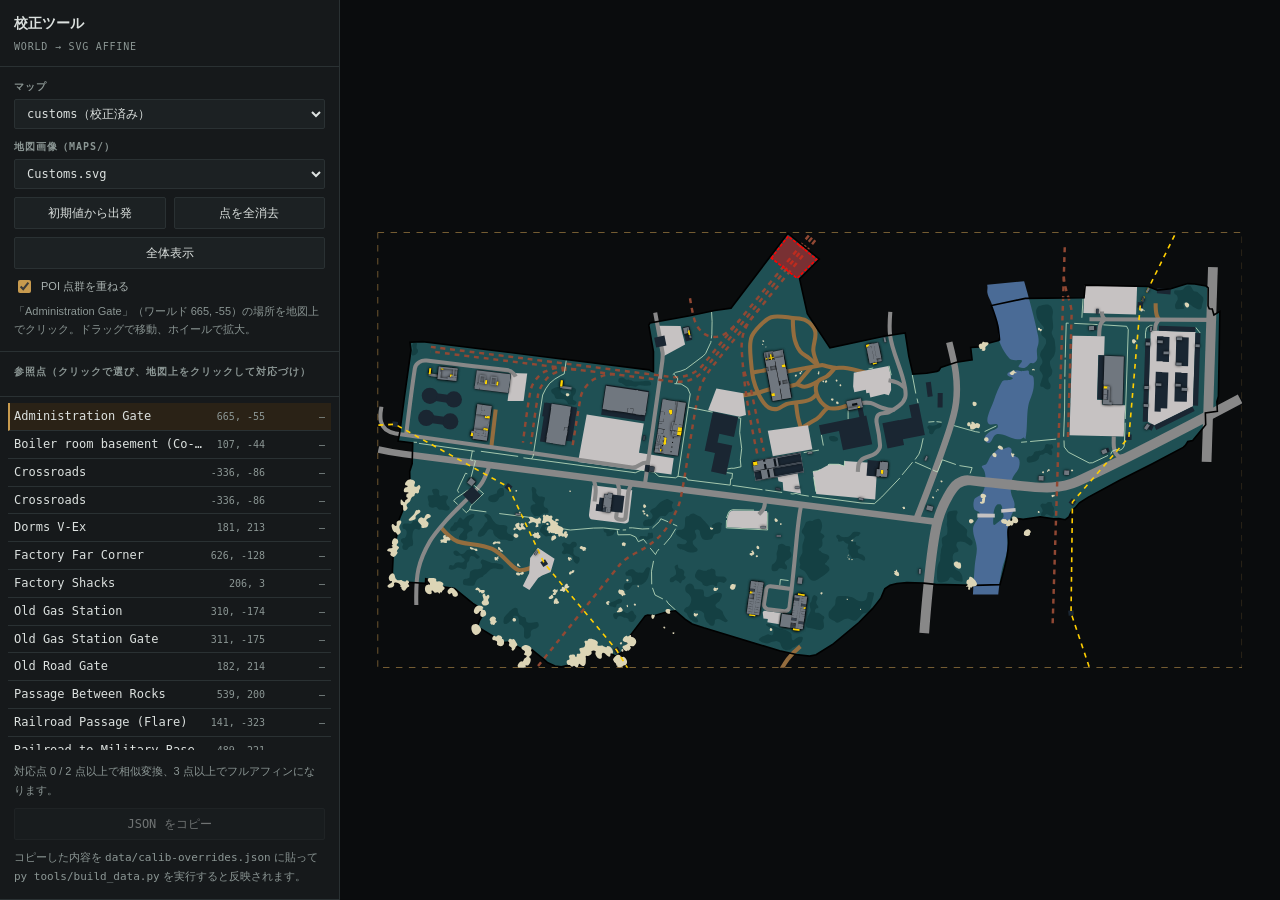
<file: calibrate.html>
<!doctype html>
<html lang="ja">
<head>
<meta charset="utf-8">
<meta name="viewport" content="width=device-width, initial-scale=1">
<title>校正ツール — EFT 測位クライアント</title>
<style>
:root {
  --bg: #0e1112; --panel: #16191b; --panel-2: #1c2123; --rule: #2a3133;
  --ink: #dce1df; --ink-2: #aab3b1; --muted: #8b9694;
  --accent: #c79a4e; --ok: #7fa877; --warn: #c9776c;
  --mono: "IBM Plex Mono", "SFMono-Regular", Consolas, monospace;
  --sans: "Hiragino Kaku Gothic ProN", "Yu Gothic", "Meiryo", sans-serif;
}
* { box-sizing: border-box; }
html, body { height: 100%; margin: 0; }
body { background: var(--bg); color: var(--ink); font: 13px/1.7 var(--sans);
       display: grid; grid-template-columns: 340px 1fr; overflow: hidden; }

#side { background: var(--panel); border-right: 1px solid var(--rule);
        display: flex; flex-direction: column; overflow: hidden; }
#side > .box { padding: 12px 14px; border-bottom: 1px solid var(--rule); flex: none; }
h1 { margin: 0; font-size: 14px; font-weight: 600; }
h1 small { display: block; font: 400 10px/1.5 var(--mono); color: var(--muted);
           letter-spacing: .08em; text-transform: uppercase; margin-top: 3px; }
label { display: block; font: 600 10px/1.6 var(--mono); letter-spacing: .1em;
        text-transform: uppercase; color: var(--muted); margin-bottom: 4px; }
select, button, textarea { font: 12px/1.5 var(--mono); color: var(--ink);
  background: var(--panel-2); border: 1px solid var(--rule); border-radius: 2px;
  padding: 6px 8px; width: 100%; }
button { cursor: pointer; }
button:hover:not(:disabled) { border-color: var(--accent); color: var(--accent); }
button:disabled { opacity: .45; cursor: default; }
:focus-visible { outline: 2px solid var(--accent); outline-offset: 1px; }
.field + .field { margin-top: 10px; }
.btn-row { display: flex; gap: 8px; margin-top: 8px; }

#refs { flex: 1; overflow-y: auto; padding: 6px 8px; }
.ref { display: grid; grid-template-columns: 1fr auto 52px; gap: 8px; align-items: baseline;
       width: 100%; text-align: left; background: transparent; border: 0; border-bottom: 1px solid var(--rule);
       padding: 5px 6px; border-radius: 0; }
.ref:hover { background: var(--panel-2); }
.ref.sel { background: #2a2216; border-left: 2px solid var(--accent); padding-left: 4px; }
.ref.set .st { color: var(--ok); }
.ref .nm { font: 12px/1.4 var(--mono); overflow: hidden; text-overflow: ellipsis; white-space: nowrap; }
.ref .co { font: 10px/1.4 var(--mono); color: var(--muted); }
.ref .st { font: 10px/1.4 var(--mono); color: var(--muted); text-align: right; }

.status { font: 12px/1.5 var(--mono); padding: 7px 9px; border-radius: 2px;
          border-left: 3px solid var(--muted); background: var(--panel-2); }
.status.ok { border-left-color: var(--ok); color: var(--ok); }
.status.low { border-left-color: var(--accent); color: var(--accent); }
.status.warn { border-left-color: var(--warn); color: var(--warn); }
.mono { font: 11px/1.7 var(--mono); color: var(--ink-2); margin-top: 6px; }
.hint { font-size: 11px; color: var(--muted); line-height: 1.7; }
#hint { margin-top: 6px; }
#json { margin-top: 8px; height: 120px; font-size: 10px; }
label.check { display: flex; gap: 7px; align-items: center; margin-top: 8px;
              font: 400 11px/1.5 var(--sans); letter-spacing: 0; text-transform: none;
              color: var(--ink-2); cursor: pointer; }
label.check input { width: auto; accent-color: var(--accent); }

#stage { position: relative; overflow: hidden; background: #0a0c0d;
         cursor: crosshair; touch-action: none; }
#canvas { position: absolute; left: 0; top: 0; }
#svg-host { position: absolute; inset: 0; }
#svg-host svg { width: 100%; height: 100%; }
#overlay { position: absolute; inset: 0; width: 100%; height: 100%; pointer-events: none; }
</style>
</head>
<body>

<div id="side">
  <div class="box">
    <h1>校正ツール<small>world → svg affine</small></h1>
  </div>

  <div class="box">
    <div class="field">
      <label for="map-select">マップ</label>
      <select id="map-select"></select>
    </div>
    <div class="field">
      <label for="svg-select">地図画像（maps/）</label>
      <select id="svg-select"><option value="">—</option></select>
    </div>
    <div class="btn-row">
      <button type="button" id="btn-seed">初期値から出発</button>
      <button type="button" id="btn-reset">点を全消去</button>
    </div>
    <div class="btn-row">
      <button type="button" id="btn-fitview">全体表示</button>
    </div>
    <label class="check"><input type="checkbox" id="show-poi" checked><span>POI 点群を重ねる</span></label>
    <div class="hint" id="hint"></div>
  </div>

  <div class="box">
    <label>参照点（クリックで選び、地図上をクリックして対応づけ）</label>
  </div>
  <div id="refs"></div>

  <div class="box">
    <div id="result"></div>
    <div class="btn-row">
      <button type="button" id="btn-copy" disabled>JSON をコピー</button>
    </div>
    <textarea id="json" hidden spellcheck="false"></textarea>
    <p class="hint" style="margin:8px 0 0">
      コピーした内容を <code>data/calib-overrides.json</code> に貼って
      <code>py tools/build_data.py</code> を実行すると反映されます。
    </p>
  </div>
</div>

<div id="stage">
  <div id="canvas">
    <div id="svg-host"></div>
    <svg id="overlay" xmlns="http://www.w3.org/2000/svg"></svg>
  </div>
</div>

<script type="module" src="./src/app/calibrate.js"></script>
</body>
</html>
</file>
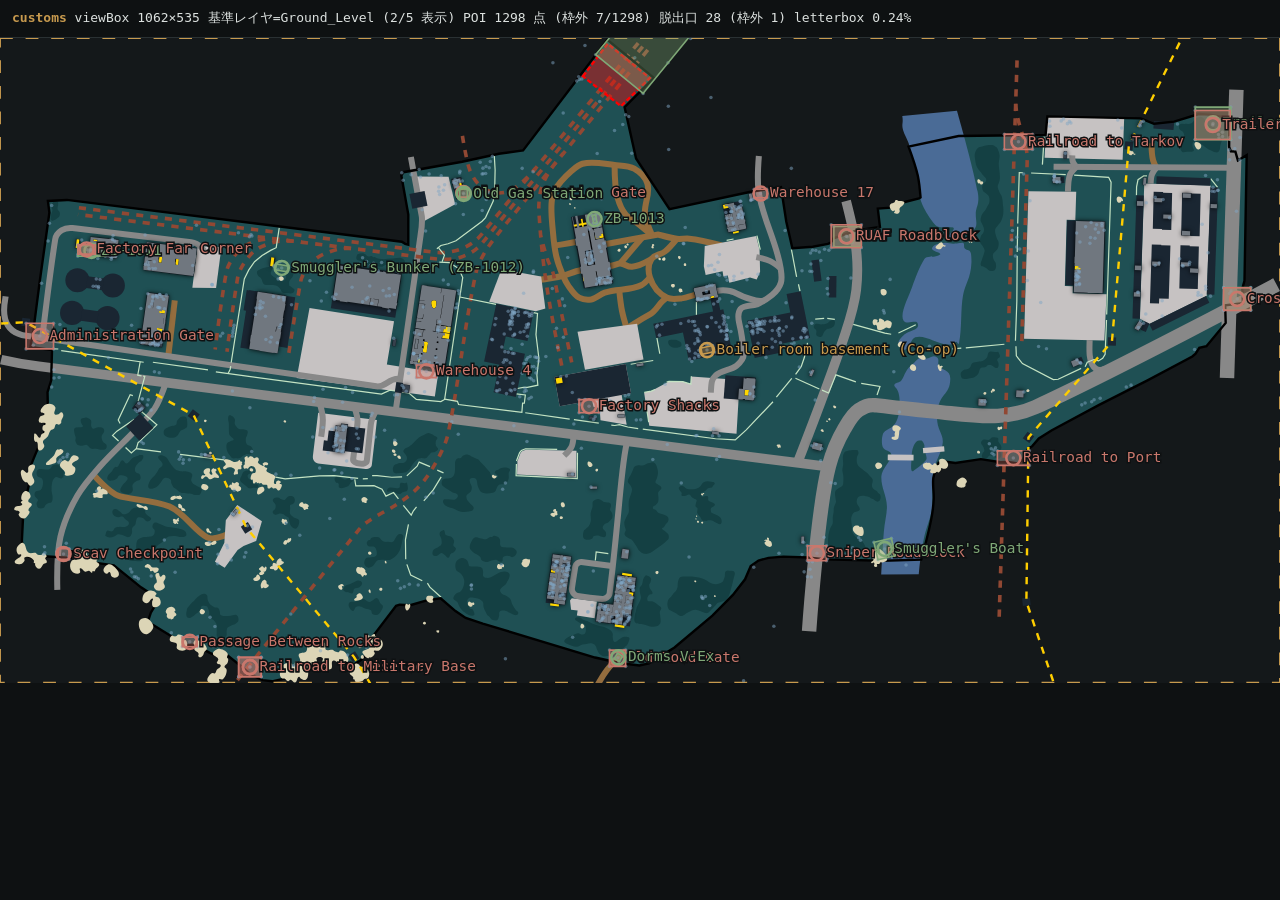
<file: test/calib.html>
<!doctype html>
<meta charset="utf-8">
<title>校正の目視検証</title>
<style>
  html, body { margin: 0; background: #0e1112; color: #dce1df;
               font: 13px/1.6 "IBM Plex Mono", Consolas, monospace; }
  #head { padding: 8px 12px; border-bottom: 1px solid #2a3133; }
  #head b { color: #c79a4e; }
  #head .warn { color: #c9776c; }
  #stage { position: relative; display: block; }
  #stage svg { display: block; width: 100%; height: auto; }
  #base { background: #14181a; }
  #over { position: absolute; inset: 0; pointer-events: none; }
  .hidden-layer { display: none; }
</style>

<div id="head">loading…</div>
<div id="stage">
  <div id="base"></div>
  <svg id="over" xmlns="http://www.w3.org/2000/svg"></svg>
</div>

<script type="module">
import { applyAffine, quatToYawDeg, headingToScreenDeg } from '../src/geo/index.js';
import { parseScreenshotName } from '../src/parse/index.js';

// 実機で撮った 2 枚 (Streets)。校正が正しければ、この 2 点が
// マップ上のありえる場所 (道路や建物のあいだ) に落ちるはず。
const REAL_SHOTS = {
  'streets-of-tarkov': [
    '2026-09-03[07-29]_203.07, 4.87, 402.38_0.07438, 0.66776, -0.06734, 0.73758_16.45 (0).png',
    '2026-09-03[07-31]_253.03, 4.36, 392.09_-0.02791, 0.97159, -0.18087, -0.15004_16.71 (0).png',
  ],
};

const key = new URLSearchParams(location.search).get('map') || 'customs';
const head = document.getElementById('head');

const db = await fetch('../data/mapdb.json').then((r) => r.json());
const m = db.maps.find((x) => x.key === key);
if (!m) throw new Error('unknown map: ' + key);
if (!m.svg) {
  head.innerHTML = `<b>${key}</b> <span class="warn">SVG なし — 手動校正が必要</span>`;
  document.title = 'SKIP ' + key;
  throw new Error('no svg');
}

const [vx, vy, vw, vh] = m.svgViewBox;
const aff = m.affine;

/* ---- ベースの SVG を差し込み、tarkov-dev と同じく基準レイヤだけ表示する ---- */
const svgText = await fetch('../' + m.svg).then((r) => r.text());
const holder = document.getElementById('base');
holder.innerHTML = svgText;
const baseSvg = holder.querySelector('svg');
baseSvg.setAttribute('preserveAspectRatio', 'xMidYMid meet');

const baseLayerId = m.tarkovDev && m.tarkovDev.svgLayer;
const groups = [...baseSvg.children].filter((c) => c.nodeName === 'g' && c.id);
let shown = 0;
for (const g of groups) {
  const keep = !baseLayerId || g.id === baseLayerId || g.dataset.keepWithGroup === baseLayerId;
  if (keep) shown++;
  else g.classList.add('hidden-layer');
}

/* ------------------------------- オーバーレイ ------------------------------- */
const over = document.getElementById('over');
over.setAttribute('viewBox', `${vx} ${vy} ${vw} ${vh}`);
over.setAttribute('preserveAspectRatio', 'xMidYMid meet');
const NS = 'http://www.w3.org/2000/svg';
const unit = Math.max(vw, vh) / 400; // 図の大きさに合わせた描画単位

function el(name, attrs) {
  const n = document.createElementNS(NS, name);
  for (const k in attrs) n.setAttribute(k, attrs[k]);
  over.appendChild(n);
  return n;
}
const P = (x, z) => applyAffine(aff, x, z);

// viewBox の枠
el('rect', {
  x: vx, y: vy, width: vw, height: vh,
  fill: 'none', stroke: '#c79a4e', 'stroke-width': unit * 0.6, 'stroke-dasharray': unit * 4,
});

// POI 点群 (薄く)。校正が合っていれば図の描画範囲におおむね重なる
const poi = await fetch('../data/poi.bin').then((r) => r.arrayBuffer());
const all = new Int16Array(poi);
const step = Math.max(1, Math.floor(m.poiCount / 1500));
let poiOut = 0;
for (let i = 0; i < m.poiCount; i += step) {
  const o = (m.poiOffset + i) * 3;
  const p = P(all[o] / 10, all[o + 2] / 10);
  if (p.px < vx || p.px > vx + vw || p.py < vy || p.py > vy + vh) poiOut++;
  el('circle', { cx: p.px, cy: p.py, r: unit * 0.55, fill: '#7fa6c4', 'fill-opacity': 0.5 });
}

// 脱出口: outline ポリゴンと中心点。これが図の出口・扉に乗っていれば校正は正しい
let exOut = 0;
for (const e of m.extracts || []) {
  const color = e.faction === 'scav' ? '#c9776c' : e.faction === 'shared' ? '#c79a4e' : '#7fa877';
  if ((e.outline || []).length >= 3) {
    const pts = e.outline.map((v) => { const p = P(v.x, v.z); return `${p.px},${p.py}`; }).join(' ');
    el('polygon', { points: pts, fill: color, 'fill-opacity': 0.35, stroke: color, 'stroke-width': unit * 0.5 });
  }
  if (e.position) {
    const p = P(e.position.x, e.position.z);
    if (p.px < vx || p.px > vx + vw || p.py < vy || p.py > vy + vh) exOut++;
    el('circle', { cx: p.px, cy: p.py, r: unit * 2.2, fill: 'none', stroke: color, 'stroke-width': unit * 0.8 });
    const t = el('text', {
      x: p.px + unit * 3, y: p.py + unit * 1.2, fill: color,
      'font-size': unit * 4.5, 'font-family': 'monospace',
      stroke: '#0e1112', 'stroke-width': unit * 0.9, 'paint-order': 'stroke',
    });
    t.textContent = String(e.name || '').replace(/^EXFIL[_ ]?/i, '');
  }
}

// 実機サンプル
const shots = (REAL_SHOTS[key] || []).map(parseScreenshotName).filter(Boolean);
for (const s of shots) {
  const p = P(s.x, s.z);
  el('circle', { cx: p.px, cy: p.py, r: unit * 3.2, fill: '#ffffff', stroke: '#0e1112', 'stroke-width': unit });
  const deg = headingToScreenDeg(aff, quatToYawDeg(s.q));
  const r = (deg - 90) * Math.PI / 180;
  el('line', {
    x1: p.px, y1: p.py,
    x2: p.px + Math.cos(r) * unit * 14, y2: p.py + Math.sin(r) * unit * 14,
    stroke: '#ffffff', 'stroke-width': unit * 1.6,
  });
}

head.innerHTML =
  `<b>${key}</b>  viewBox ${vw.toFixed(0)}×${vh.toFixed(0)}  ` +
  `基準レイヤ=${baseLayerId || '(全部)'} (${shown}/${groups.length} 表示)  ` +
  `POI ${m.poiCount} 点 (枠外 ${poiOut}/${Math.ceil(m.poiCount / step)})  ` +
  `脱出口 ${(m.extracts || []).length} (枠外 ${exOut})  ` +
  `letterbox ${(m.calib.letterbox * 100).toFixed(2)}%` +
  (shots.length ? `  <span style="color:#fff">実機サンプル ${shots.length} 点 = 白丸</span>` : '');

document.title = 'CALIB ' + key;
</script>
</file>
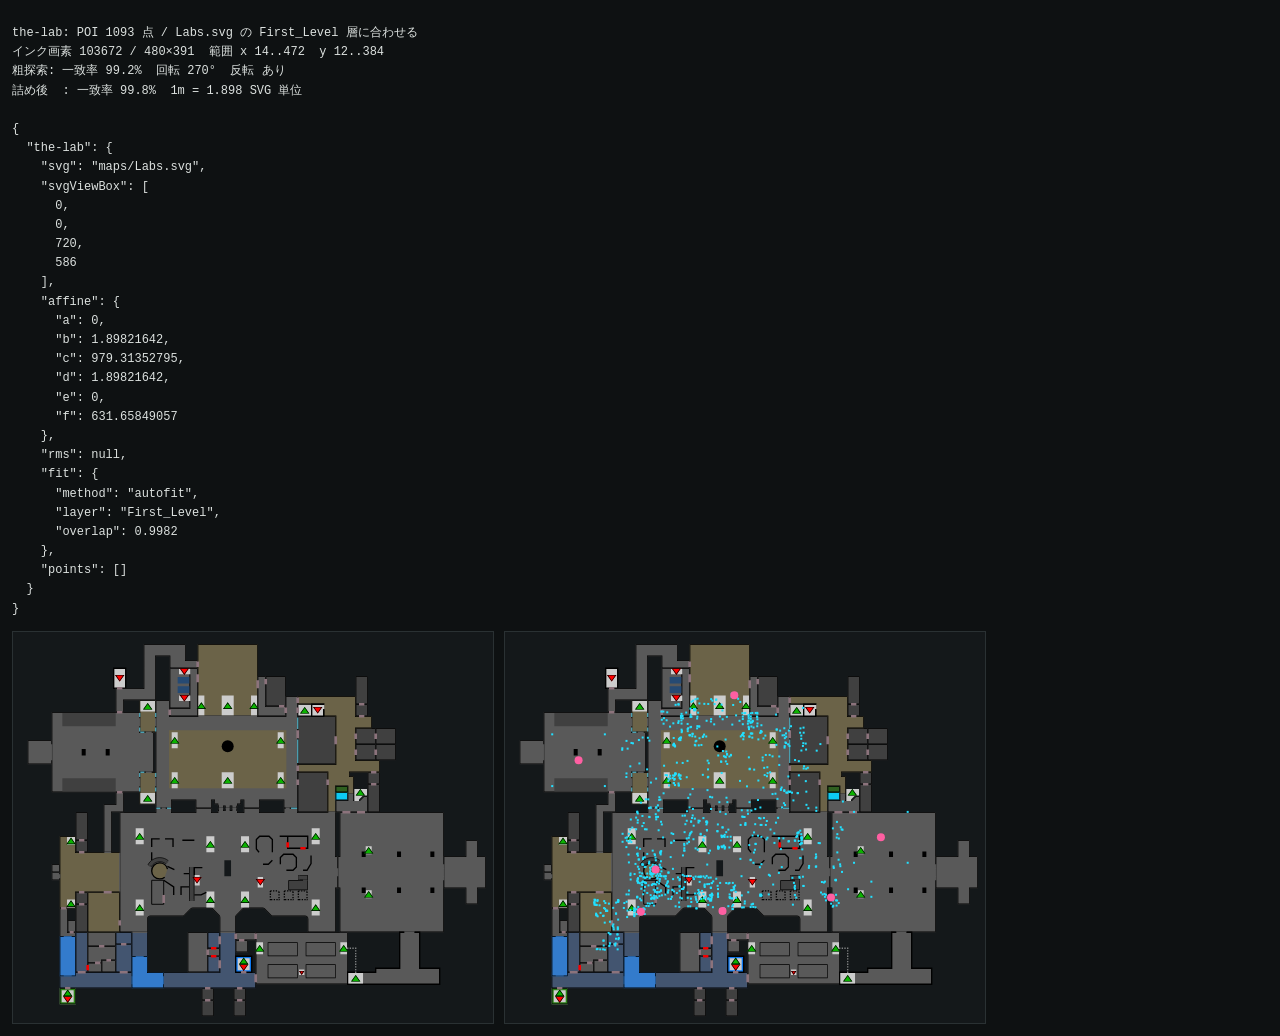
<file: tools/autofit.html>
<!doctype html>
<meta charset="utf-8">
<title>autofit</title>
<style>
  body { background:#0e1112; color:#dce1df; font:12px/1.6 monospace; margin:0; padding:12px; }
  pre { white-space:pre-wrap; }
  #stage { display:flex; gap:10px; margin-top:10px; }
  canvas { background:#14181a; border:1px solid #2a3133; image-rendering:pixelated; }
</style>
<pre id="out">…</pre>
<div id="stage"><canvas id="mask"></canvas><canvas id="over"></canvas></div>

<script type="module">
/**
 * 地図画像に対応点を打てないマップを、POI 点群の重なりで自動位置合わせする。
 *
 * 手順: 図の「インクのある画素」を二値マスクにし、ワールド座標を
 * 回転・反転・拡大・平行移動して当てはめ、POI がインクに乗る割合を最大化する。
 * 部屋の中にロードや湧きが置かれている屋内マップでは、これがよく効く。
 */
const params = new URLSearchParams(location.search);
const MAP = params.get('map') || 'the-lab';
const SVG = params.get('svg') || 'Labs.svg';
const LAYER = params.get('layer') || 'First_Level';
const log = [];
const say = (s) => { log.push(s); document.getElementById('out').textContent = log.join('\n'); };

const db = await fetch('../data/mapdb.json', { cache: 'no-cache' }).then((r) => r.json());
const meta = db.maps.find((m) => m.key === MAP);
const buf = await fetch('../data/poi.bin', { cache: 'no-cache' }).then((r) => r.arrayBuffer());
const all = new Int16Array(buf);
const poi = [];
for (let i = 0; i < meta.poiCount; i++) {
  const o = (meta.poiOffset + i) * 3;
  poi.push([all[o] / 10, all[o + 2] / 10]);   // x, z
}
say(`${MAP}: POI ${poi.length} 点 / ${SVG} の ${LAYER} 層に合わせる`);

// ---- 図をラスタライズして、インクのある画素の二値マスクを作る ----
const svgText = await fetch('../maps/' + SVG, { cache: 'no-cache' }).then((r) => r.text());
const holder = document.createElement('div');
holder.innerHTML = svgText;
const svg = holder.querySelector('svg');
const vb = (svg.getAttribute('viewBox') || '').split(/[\s,]+/).map(Number);
for (const g of [...svg.children]) {
  if (g.nodeName === 'g' && g.id && g.id !== LAYER) g.remove();
}
const W = 480;
const H = Math.round((W * vb[3]) / vb[2]);
svg.setAttribute('width', W);
svg.setAttribute('height', H);

const img = new Image();
const blob = new Blob([new XMLSerializer().serializeToString(svg)], { type: 'image/svg+xml' });
img.src = URL.createObjectURL(blob);
await img.decode();

const mc = document.getElementById('mask');
mc.width = W; mc.height = H;
const mctx = mc.getContext('2d', { willReadFrequently: true });
mctx.drawImage(img, 0, 0, W, H);
const px = mctx.getImageData(0, 0, W, H).data;
const ink = new Uint8Array(W * H);
let inkCount = 0;
let ix0 = W, iy0 = H, ix1 = 0, iy1 = 0;
for (let i = 0; i < W * H; i++) {
  if (px[i * 4 + 3] > 40) {
    ink[i] = 1; inkCount++;
    const x = i % W, y = (i / W) | 0;
    if (x < ix0) ix0 = x; if (x > ix1) ix1 = x;
    if (y < iy0) iy0 = y; if (y > iy1) iy1 = y;
  }
}
say(`インク画素 ${inkCount} / ${W}×${H}  範囲 x ${ix0}..${ix1}  y ${iy0}..${iy1}`);

// ---- 当てはめ ----
const rot = (p, deg) => {
  const r = (deg * Math.PI) / 180, c = Math.cos(r), s = Math.sin(r);
  return [p[0] * c - p[1] * s, p[0] * s + p[1] * c];
};
function score(pts) {
  let hit = 0;
  for (const [x, y] of pts) {
    const cx = Math.round(x), cy = Math.round(y);
    if (cx < 0 || cy < 0 || cx >= W || cy >= H) continue;
    if (ink[cy * W + cx]) hit++;
  }
  return hit / pts.length;
}

let best = null;
for (const deg of [0, 90, 180, 270]) {
  for (const my of [1, -1]) {
    const rotated = poi.map((p) => { const q = rot(p, deg); return [q[0], q[1] * my]; });
    const xs = rotated.map((p) => p[0]), ys = rotated.map((p) => p[1]);
    const bx0 = Math.min(...xs), bx1 = Math.max(...xs);
    const by0 = Math.min(...ys), by1 = Math.max(...ys);

    // 点群の矩形をインクの矩形へ合わせたものを出発点に、拡大と平行移動を探索
    const s0 = Math.min((ix1 - ix0) / (bx1 - bx0), (iy1 - iy0) / (by1 - by0));
    for (let ks = 0.80; ks <= 1.25; ks += 0.01) {
      const s = s0 * ks;
      const cx0 = ix0 + (ix1 - ix0) / 2 - ((bx0 + bx1) / 2) * s;
      const cy0 = iy0 + (iy1 - iy0) / 2 - ((by0 + by1) / 2) * s;
      for (let dx = -40; dx <= 40; dx += 4) {
        for (let dy = -40; dy <= 40; dy += 4) {
          const pts = rotated.map((p) => [p[0] * s + cx0 + dx, p[1] * s + cy0 + dy]);
          const v = score(pts);
          if (!best || v > best.v) best = { v, deg, my, s, tx: cx0 + dx, ty: cy0 + dy };
        }
      }
    }
  }
}
say(`粗探索: 一致率 ${(best.v * 100).toFixed(1)}%  回転 ${best.deg}°  反転 ${best.my < 0 ? 'あり' : 'なし'}`);

// 細かく詰める
for (let round = 0; round < 3; round++) {
  const step = [2, 0.6, 0.2][round];
  const ss = [0.02, 0.006, 0.002][round];
  let improved = best;
  for (let ds = -3; ds <= 3; ds++) {
    for (let dx = -4; dx <= 4; dx++) {
      for (let dy = -4; dy <= 4; dy++) {
        const s = best.s * (1 + ds * ss);
        const tx = best.tx + dx * step, ty = best.ty + dy * step;
        const pts = poi.map((p) => {
          const q = rot(p, best.deg);
          return [q[0] * s + tx, q[1] * best.my * s + ty];
        });
        const v = score(pts);
        if (v > improved.v) improved = { ...best, v, s, tx, ty };
      }
    }
  }
  best = improved;
}
say(`詰め後  : 一致率 ${(best.v * 100).toFixed(1)}%  1m = ${(best.s * vb[2] / W).toFixed(3)} SVG 単位`);

// ---- 画像座標 → SVG ユーザ座標のアフィンにして出力 ----
const k = vb[2] / W;                       // ラスタ画素 → SVG ユーザ単位
const r = (best.deg * Math.PI) / 180, c = Math.cos(r), sn = Math.sin(r);
const affine = {
  a: best.s * c * k,
  b: -best.s * sn * k,
  c: best.tx * k + vb[0],
  d: best.my * best.s * sn * k,
  e: best.my * best.s * c * k,
  f: best.ty * k + vb[1],
};
const round8 = (v) => Number(v.toFixed(8));
const payload = {
  [MAP]: {
    svg: 'maps/' + SVG,
    svgViewBox: vb,
    affine: Object.fromEntries(Object.entries(affine).map(([kk, vv]) => [kk, round8(vv)])),
    rms: null,
    fit: { method: 'autofit', layer: LAYER, overlap: Number((best.v).toFixed(4)) },
    points: [],
  },
};
say('');
say(JSON.stringify(payload, null, 2));

// ---- 重ねて描いて目視できるようにする ----
const oc = document.getElementById('over');
oc.width = W; oc.height = H;
const octx = oc.getContext('2d');
octx.drawImage(img, 0, 0, W, H);
octx.fillStyle = '#22e0ff';
for (const p of poi) {
  const q = rot(p, best.deg);
  const x = q[0] * best.s + best.tx, y = q[1] * best.my * best.s + best.ty;
  octx.fillRect(x - 1, y - 1, 2, 2);
}
octx.fillStyle = '#ff5fa2';
for (const e of meta.extracts || []) {
  if (!e.position) continue;
  const q = rot([e.position.x, e.position.z], best.deg);
  const x = q[0] * best.s + best.tx, y = q[1] * best.my * best.s + best.ty;
  octx.beginPath(); octx.arc(x, y, 4, 0, 7); octx.fill();
}
document.title = 'AUTOFIT ' + (best.v * 100).toFixed(1);
</script>
</file>
<file: vendor/leaflet/leaflet.css>
/* required styles */

.leaflet-pane,
.leaflet-tile,
.leaflet-marker-icon,
.leaflet-marker-shadow,
.leaflet-tile-container,
.leaflet-pane > svg,
.leaflet-pane > canvas,
.leaflet-zoom-box,
.leaflet-image-layer,
.leaflet-layer {
	position: absolute;
	left: 0;
	top: 0;
	}
.leaflet-container {
	overflow: hidden;
	}
.leaflet-tile,
.leaflet-marker-icon,
.leaflet-marker-shadow {
	-webkit-user-select: none;
	   -moz-user-select: none;
	        user-select: none;
	  -webkit-user-drag: none;
	}
/* Prevents IE11 from highlighting tiles in blue */
.leaflet-tile::selection {
	background: transparent;
}
/* Safari renders non-retina tile on retina better with this, but Chrome is worse */
.leaflet-safari .leaflet-tile {
	image-rendering: -webkit-optimize-contrast;
	}
/* hack that prevents hw layers "stretching" when loading new tiles */
.leaflet-safari .leaflet-tile-container {
	width: 1600px;
	height: 1600px;
	-webkit-transform-origin: 0 0;
	}
.leaflet-marker-icon,
.leaflet-marker-shadow {
	display: block;
	}
/* .leaflet-container svg: reset svg max-width decleration shipped in Joomla! (joomla.org) 3.x */
/* .leaflet-container img: map is broken in FF if you have max-width: 100% on tiles */
.leaflet-container .leaflet-overlay-pane svg {
	max-width: none !important;
	max-height: none !important;
	}
.leaflet-container .leaflet-marker-pane img,
.leaflet-container .leaflet-shadow-pane img,
.leaflet-container .leaflet-tile-pane img,
.leaflet-container img.leaflet-image-layer,
.leaflet-container .leaflet-tile {
	max-width: none !important;
	max-height: none !important;
	width: auto;
	padding: 0;
	}

.leaflet-container img.leaflet-tile {
	/* See: https://bugs.chromium.org/p/chromium/issues/detail?id=600120 */
	mix-blend-mode: plus-lighter;
}

.leaflet-container.leaflet-touch-zoom {
	-ms-touch-action: pan-x pan-y;
	touch-action: pan-x pan-y;
	}
.leaflet-container.leaflet-touch-drag {
	-ms-touch-action: pinch-zoom;
	/* Fallback for FF which doesn't support pinch-zoom */
	touch-action: none;
	touch-action: pinch-zoom;
}
.leaflet-container.leaflet-touch-drag.leaflet-touch-zoom {
	-ms-touch-action: none;
	touch-action: none;
}
.leaflet-container {
	-webkit-tap-highlight-color: transparent;
}
.leaflet-container a {
	-webkit-tap-highlight-color: rgba(51, 181, 229, 0.4);
}
.leaflet-tile {
	filter: inherit;
	visibility: hidden;
	}
.leaflet-tile-loaded {
	visibility: inherit;
	}
.leaflet-zoom-box {
	width: 0;
	height: 0;
	-moz-box-sizing: border-box;
	     box-sizing: border-box;
	z-index: 800;
	}
/* workaround for https://bugzilla.mozilla.org/show_bug.cgi?id=888319 */
.leaflet-overlay-pane svg {
	-moz-user-select: none;
	}

.leaflet-pane         { z-index: 400; }

.leaflet-tile-pane    { z-index: 200; }
.leaflet-overlay-pane { z-index: 400; }
.leaflet-shadow-pane  { z-index: 500; }
.leaflet-marker-pane  { z-index: 600; }
.leaflet-tooltip-pane   { z-index: 650; }
.leaflet-popup-pane   { z-index: 700; }

.leaflet-map-pane canvas { z-index: 100; }
.leaflet-map-pane svg    { z-index: 200; }

.leaflet-vml-shape {
	width: 1px;
	height: 1px;
	}
.lvml {
	behavior: url(#default#VML);
	display: inline-block;
	position: absolute;
	}


/* control positioning */

.leaflet-control {
	position: relative;
	z-index: 800;
	pointer-events: visiblePainted; /* IE 9-10 doesn't have auto */
	pointer-events: auto;
	}
.leaflet-top,
.leaflet-bottom {
	position: absolute;
	z-index: 1000;
	pointer-events: none;
	}
.leaflet-top {
	top: 0;
	}
.leaflet-right {
	right: 0;
	}
.leaflet-bottom {
	bottom: 0;
	}
.leaflet-left {
	left: 0;
	}
.leaflet-control {
	float: left;
	clear: both;
	}
.leaflet-right .leaflet-control {
	float: right;
	}
.leaflet-top .leaflet-control {
	margin-top: 10px;
	}
.leaflet-bottom .leaflet-control {
	margin-bottom: 10px;
	}
.leaflet-left .leaflet-control {
	margin-left: 10px;
	}
.leaflet-right .leaflet-control {
	margin-right: 10px;
	}


/* zoom and fade animations */

.leaflet-fade-anim .leaflet-popup {
	opacity: 0;
	-webkit-transition: opacity 0.2s linear;
	   -moz-transition: opacity 0.2s linear;
	        transition: opacity 0.2s linear;
	}
.leaflet-fade-anim .leaflet-map-pane .leaflet-popup {
	opacity: 1;
	}
.leaflet-zoom-animated {
	-webkit-transform-origin: 0 0;
	    -ms-transform-origin: 0 0;
	        transform-origin: 0 0;
	}
svg.leaflet-zoom-animated {
	will-change: transform;
}

.leaflet-zoom-anim .leaflet-zoom-animated {
	-webkit-transition: -webkit-transform 0.25s cubic-bezier(0,0,0.25,1);
	   -moz-transition:    -moz-transform 0.25s cubic-bezier(0,0,0.25,1);
	        transition:         transform 0.25s cubic-bezier(0,0,0.25,1);
	}
.leaflet-zoom-anim .leaflet-tile,
.leaflet-pan-anim .leaflet-tile {
	-webkit-transition: none;
	   -moz-transition: none;
	        transition: none;
	}

.leaflet-zoom-anim .leaflet-zoom-hide {
	visibility: hidden;
	}


/* cursors */

.leaflet-interactive {
	cursor: pointer;
	}
.leaflet-grab {
	cursor: -webkit-grab;
	cursor:    -moz-grab;
	cursor:         grab;
	}
.leaflet-crosshair,
.leaflet-crosshair .leaflet-interactive {
	cursor: crosshair;
	}
.leaflet-popup-pane,
.leaflet-control {
	cursor: auto;
	}
.leaflet-dragging .leaflet-grab,
.leaflet-dragging .leaflet-grab .leaflet-interactive,
.leaflet-dragging .leaflet-marker-draggable {
	cursor: move;
	cursor: -webkit-grabbing;
	cursor:    -moz-grabbing;
	cursor:         grabbing;
	}

/* marker & overlays interactivity */
.leaflet-marker-icon,
.leaflet-marker-shadow,
.leaflet-image-layer,
.leaflet-pane > svg path,
.leaflet-tile-container {
	pointer-events: none;
	}

.leaflet-marker-icon.leaflet-interactive,
.leaflet-image-layer.leaflet-interactive,
.leaflet-pane > svg path.leaflet-interactive,
svg.leaflet-image-layer.leaflet-interactive path {
	pointer-events: visiblePainted; /* IE 9-10 doesn't have auto */
	pointer-events: auto;
	}

/* visual tweaks */

.leaflet-container {
	background: #ddd;
	outline-offset: 1px;
	}
.leaflet-container a {
	color: #0078A8;
	}
.leaflet-zoom-box {
	border: 2px dotted #38f;
	background: rgba(255,255,255,0.5);
	}


/* general typography */
.leaflet-container {
	font-family: "Helvetica Neue", Arial, Helvetica, sans-serif;
	font-size: 12px;
	font-size: 0.75rem;
	line-height: 1.5;
	}


/* general toolbar styles */

.leaflet-bar {
	box-shadow: 0 1px 5px rgba(0,0,0,0.65);
	border-radius: 4px;
	}
.leaflet-bar a {
	background-color: #fff;
	border-bottom: 1px solid #ccc;
	width: 26px;
	height: 26px;
	line-height: 26px;
	display: block;
	text-align: center;
	text-decoration: none;
	color: black;
	}
.leaflet-bar a,
.leaflet-control-layers-toggle {
	background-position: 50% 50%;
	background-repeat: no-repeat;
	display: block;
	}
.leaflet-bar a:hover,
.leaflet-bar a:focus {
	background-color: #f4f4f4;
	}
.leaflet-bar a:first-child {
	border-top-left-radius: 4px;
	border-top-right-radius: 4px;
	}
.leaflet-bar a:last-child {
	border-bottom-left-radius: 4px;
	border-bottom-right-radius: 4px;
	border-bottom: none;
	}
.leaflet-bar a.leaflet-disabled {
	cursor: default;
	background-color: #f4f4f4;
	color: #bbb;
	}

.leaflet-touch .leaflet-bar a {
	width: 30px;
	height: 30px;
	line-height: 30px;
	}
.leaflet-touch .leaflet-bar a:first-child {
	border-top-left-radius: 2px;
	border-top-right-radius: 2px;
	}
.leaflet-touch .leaflet-bar a:last-child {
	border-bottom-left-radius: 2px;
	border-bottom-right-radius: 2px;
	}

/* zoom control */

.leaflet-control-zoom-in,
.leaflet-control-zoom-out {
	font: bold 18px 'Lucida Console', Monaco, monospace;
	text-indent: 1px;
	}

.leaflet-touch .leaflet-control-zoom-in, .leaflet-touch .leaflet-control-zoom-out  {
	font-size: 22px;
	}


/* layers control */

.leaflet-control-layers {
	box-shadow: 0 1px 5px rgba(0,0,0,0.4);
	background: #fff;
	border-radius: 5px;
	}
.leaflet-control-layers-toggle {
	background-image: url(images/layers.png);
	width: 36px;
	height: 36px;
	}
.leaflet-retina .leaflet-control-layers-toggle {
	background-image: url(images/layers-2x.png);
	background-size: 26px 26px;
	}
.leaflet-touch .leaflet-control-layers-toggle {
	width: 44px;
	height: 44px;
	}
.leaflet-control-layers .leaflet-control-layers-list,
.leaflet-control-layers-expanded .leaflet-control-layers-toggle {
	display: none;
	}
.leaflet-control-layers-expanded .leaflet-control-layers-list {
	display: block;
	position: relative;
	}
.leaflet-control-layers-expanded {
	padding: 6px 10px 6px 6px;
	color: #333;
	background: #fff;
	}
.leaflet-control-layers-scrollbar {
	overflow-y: scroll;
	overflow-x: hidden;
	padding-right: 5px;
	}
.leaflet-control-layers-selector {
	margin-top: 2px;
	position: relative;
	top: 1px;
	}
.leaflet-control-layers label {
	display: block;
	font-size: 13px;
	font-size: 1.08333em;
	}
.leaflet-control-layers-separator {
	height: 0;
	border-top: 1px solid #ddd;
	margin: 5px -10px 5px -6px;
	}

/* Default icon URLs */
.leaflet-default-icon-path { /* used only in path-guessing heuristic, see L.Icon.Default */
	background-image: url(images/marker-icon.png);
	}


/* attribution and scale controls */

.leaflet-container .leaflet-control-attribution {
	background: #fff;
	background: rgba(255, 255, 255, 0.8);
	margin: 0;
	}
.leaflet-control-attribution,
.leaflet-control-scale-line {
	padding: 0 5px;
	color: #333;
	line-height: 1.4;
	}
.leaflet-control-attribution a {
	text-decoration: none;
	}
.leaflet-control-attribution a:hover,
.leaflet-control-attribution a:focus {
	text-decoration: underline;
	}
.leaflet-attribution-flag {
	display: inline !important;
	vertical-align: baseline !important;
	width: 1em;
	height: 0.6669em;
	}
.leaflet-left .leaflet-control-scale {
	margin-left: 5px;
	}
.leaflet-bottom .leaflet-control-scale {
	margin-bottom: 5px;
	}
.leaflet-control-scale-line {
	border: 2px solid #777;
	border-top: none;
	line-height: 1.1;
	padding: 2px 5px 1px;
	white-space: nowrap;
	-moz-box-sizing: border-box;
	     box-sizing: border-box;
	background: rgba(255, 255, 255, 0.8);
	text-shadow: 1px 1px #fff;
	}
.leaflet-control-scale-line:not(:first-child) {
	border-top: 2px solid #777;
	border-bottom: none;
	margin-top: -2px;
	}
.leaflet-control-scale-line:not(:first-child):not(:last-child) {
	border-bottom: 2px solid #777;
	}

.leaflet-touch .leaflet-control-attribution,
.leaflet-touch .leaflet-control-layers,
.leaflet-touch .leaflet-bar {
	box-shadow: none;
	}
.leaflet-touch .leaflet-control-layers,
.leaflet-touch .leaflet-bar {
	border: 2px solid rgba(0,0,0,0.2);
	background-clip: padding-box;
	}


/* popup */

.leaflet-popup {
	position: absolute;
	text-align: center;
	margin-bottom: 20px;
	}
.leaflet-popup-content-wrapper {
	padding: 1px;
	text-align: left;
	border-radius: 12px;
	}
.leaflet-popup-content {
	margin: 13px 24px 13px 20px;
	line-height: 1.3;
	font-size: 13px;
	font-size: 1.08333em;
	min-height: 1px;
	}
.leaflet-popup-content p {
	margin: 17px 0;
	margin: 1.3em 0;
	}
.leaflet-popup-tip-container {
	width: 40px;
	height: 20px;
	position: absolute;
	left: 50%;
	margin-top: -1px;
	margin-left: -20px;
	overflow: hidden;
	pointer-events: none;
	}
.leaflet-popup-tip {
	width: 17px;
	height: 17px;
	padding: 1px;

	margin: -10px auto 0;
	pointer-events: auto;

	-webkit-transform: rotate(45deg);
	   -moz-transform: rotate(45deg);
	    -ms-transform: rotate(45deg);
	        transform: rotate(45deg);
	}
.leaflet-popup-content-wrapper,
.leaflet-popup-tip {
	background: white;
	color: #333;
	box-shadow: 0 3px 14px rgba(0,0,0,0.4);
	}
.leaflet-container a.leaflet-popup-close-button {
	position: absolute;
	top: 0;
	right: 0;
	border: none;
	text-align: center;
	width: 24px;
	height: 24px;
	font: 16px/24px Tahoma, Verdana, sans-serif;
	color: #757575;
	text-decoration: none;
	background: transparent;
	}
.leaflet-container a.leaflet-popup-close-button:hover,
.leaflet-container a.leaflet-popup-close-button:focus {
	color: #585858;
	}
.leaflet-popup-scrolled {
	overflow: auto;
	}

.leaflet-oldie .leaflet-popup-content-wrapper {
	-ms-zoom: 1;
	}
.leaflet-oldie .leaflet-popup-tip {
	width: 24px;
	margin: 0 auto;

	-ms-filter: "progid:DXImageTransform.Microsoft.Matrix(M11=0.70710678, M12=0.70710678, M21=-0.70710678, M22=0.70710678)";
	filter: progid:DXImageTransform.Microsoft.Matrix(M11=0.70710678, M12=0.70710678, M21=-0.70710678, M22=0.70710678);
	}

.leaflet-oldie .leaflet-control-zoom,
.leaflet-oldie .leaflet-control-layers,
.leaflet-oldie .leaflet-popup-content-wrapper,
.leaflet-oldie .leaflet-popup-tip {
	border: 1px solid #999;
	}


/* div icon */

.leaflet-div-icon {
	background: #fff;
	border: 1px solid #666;
	}


/* Tooltip */
/* Base styles for the element that has a tooltip */
.leaflet-tooltip {
	position: absolute;
	padding: 6px;
	background-color: #fff;
	border: 1px solid #fff;
	border-radius: 3px;
	color: #222;
	white-space: nowrap;
	-webkit-user-select: none;
	-moz-user-select: none;
	-ms-user-select: none;
	user-select: none;
	pointer-events: none;
	box-shadow: 0 1px 3px rgba(0,0,0,0.4);
	}
.leaflet-tooltip.leaflet-interactive {
	cursor: pointer;
	pointer-events: auto;
	}
.leaflet-tooltip-top:before,
.leaflet-tooltip-bottom:before,
.leaflet-tooltip-left:before,
.leaflet-tooltip-right:before {
	position: absolute;
	pointer-events: none;
	border: 6px solid transparent;
	background: transparent;
	content: "";
	}

/* Directions */

.leaflet-tooltip-bottom {
	margin-top: 6px;
}
.leaflet-tooltip-top {
	margin-top: -6px;
}
.leaflet-tooltip-bottom:before,
.leaflet-tooltip-top:before {
	left: 50%;
	margin-left: -6px;
	}
.leaflet-tooltip-top:before {
	bottom: 0;
	margin-bottom: -12px;
	border-top-color: #fff;
	}
.leaflet-tooltip-bottom:before {
	top: 0;
	margin-top: -12px;
	margin-left: -6px;
	border-bottom-color: #fff;
	}
.leaflet-tooltip-left {
	margin-left: -6px;
}
.leaflet-tooltip-right {
	margin-left: 6px;
}
.leaflet-tooltip-left:before,
.leaflet-tooltip-right:before {
	top: 50%;
	margin-top: -6px;
	}
.leaflet-tooltip-left:before {
	right: 0;
	margin-right: -12px;
	border-left-color: #fff;
	}
.leaflet-tooltip-right:before {
	left: 0;
	margin-left: -12px;
	border-right-color: #fff;
	}

/* Printing */

@media print {
	/* Prevent printers from removing background-images of controls. */
	.leaflet-control {
		-webkit-print-color-adjust: exact;
		print-color-adjust: exact;
		}
	}
</file>
<file: site.css>
/*
 * サイトの枠（上の帯のサイト内の移動・左のメニュー・詳細の小窓）と、
 * カスタム・アイテムの用途の画面。地図の画面の見た目は index.html の <style> にある。
 *
 * 色と字の基本は index.html の :root を使う。ここで足すのは数字の書体と、
 * 部品の入手先の色、在庫のマス目の模様だけ。
 *
 * index.html には「button は幅いっぱい・等幅」「label は大文字の小見出し」という
 * 地図の画面向けの決まりがあるので、ここで作る部品はそれぞれ自分の中で戻している。
 */

:root {
  /* 数字。Windows には Bahnschrift（DIN 系）が入っている。数字の幅が揃っていて、
     表を縦に見たときに桁がずれない */
  --num: "Bahnschrift", "DIN Alternate", "Barlow Semi Condensed", "Arial Narrow", var(--sans);
  --page-max: 1180px;
  /* ゲームの持ち物の画面のマス目 */
  --cell: #1a1917;
  --cell-line: rgba(255, 255, 255, .035);
  --cell-edge: #36322d;
  /* 入手先 */
  --flea: #ffc848;
  --barter: #8fbde0;
  --stock: #8fe0a2;
  /* 3 通りの組み合わせの色。表の見出し・カード・グラフで同じものを使う。
     暗い面の上で、色覚の型を問わず 3 色が見分けられることを計算で確かめた値
     （OKLab の差が色覚特性のシミュレーションで最小 9.4、ふつうの見え方で最小 20.9） */
  --k-recoil: #d95926;
  --k-balanced: #199e70;
  --k-ergo: #3987e5;
}

/* ------------------------------------------------------------ 上の帯 */

#btn-menu {
  flex: none; width: 38px; height: 38px; padding: 0; margin-left: -6px;
  display: grid; place-items: center; border: 0; border-radius: 6px; background: transparent;
  color: var(--ink-2);
}
#btn-menu:hover, #btn-menu[aria-expanded="true"] { background: var(--panel-2); color: var(--ink); }
#btn-menu .bars, #btn-menu .bars::before, #btn-menu .bars::after {
  display: block; width: 16px; height: 2px; border-radius: 1px; background: currentColor;
}
#btn-menu .bars { position: relative; }
#btn-menu .bars::before, #btn-menu .bars::after { content: ''; position: absolute; left: 0; }
#btn-menu .bars::before { top: -5px; }
#btn-menu .bars::after { top: 5px; }

#site-nav { display: flex; align-self: stretch; flex: none; }
#site-nav a {
  display: flex; align-items: center; padding: 0 12px; margin-bottom: -1px;
  border-bottom: 2px solid transparent; color: var(--muted); text-decoration: none;
  font: 600 13px/1 var(--sans); white-space: nowrap;
}
#site-nav a:hover { color: var(--ink); }
#site-nav a[aria-current="page"] { color: var(--ink); border-bottom-color: var(--accent); }
.nav-sep { flex: none; width: 1px; height: 24px; background: var(--rule); }

/* 地図の画面だけで使うもの。site.js が body に今の画面を書く */
body:not([data-route="map"]) [data-only="map"] { display: none !important; }

@media (max-width: 760px) {
  #site-nav, .nav-sep { display: none; }
}

/* ------------------------------------------------------------ 重ねる画面 */

.page {
  grid-row: 2; grid-column: 1; z-index: 2; min-height: 0; display: none;
  overflow-y: auto; background: var(--bg);
  font-size: 14px; line-height: 1.75; color: var(--ink);
  scrollbar-color: var(--panel-3) transparent;
}
body[data-route="builds"] #view-builds,
body[data-route="items"] #view-items { display: block; }

.page-inner { max-width: var(--page-max); margin: 0 auto; padding: 18px 24px 64px; }
.page h1 { margin: 0 0 6px; font: 700 24px/1.35 var(--sans); letter-spacing: .01em; }
.page h2 {
  display: flex; align-items: baseline; flex-wrap: wrap; gap: 4px 14px;
  margin: 40px 0 14px; padding-bottom: 8px; border-bottom: 1px solid var(--rule);
  font: 700 17px/1.4 var(--sans);
}
.page h2 small { font: 400 12.5px/1.5 var(--sans); color: var(--muted); }
.page h2 .h-tool { margin: 0 0 0 auto; }
.page h2.h-sub { margin: 0; padding: 0; border: 0; font-size: 15px; }
.page a { color: var(--ink); text-decoration: underline; text-decoration-color: #6a645d; text-underline-offset: 3px; }
.page a:hover { color: var(--accent); text-decoration-color: var(--accent); }
.page p { margin: 0 0 10px; }
.page .note { font-size: 12.5px; color: var(--muted); margin: 10px 0 0; }
.page .loading, .page .empty { color: var(--muted); padding: 28px 2px; }
.page .empty a { margin-left: 6px; }

/* index.html の「label は小見出し」「input は等幅で幅いっぱい」を、画面の中では戻す */
.page label, .site-menu label, .modal label {
  display: inline; margin: 0; font: inherit; letter-spacing: normal; text-transform: none; color: inherit;
}
.page label.check { display: inline-flex; gap: 7px; align-items: center; margin: 0; font-size: 13px; color: var(--ink-2); }
.page label.check input { margin: 0; }
.page select, .page input[type="search"] {
  width: auto; padding: 6px 10px; border-radius: 5px; font: 14px/1.4 var(--sans);
}
.page input[type="search"] { width: min(380px, 100%); }
.page button, .site-menu button, .modal button {
  width: auto; font: inherit; color: inherit; text-align: left;
}

/* パンくず */
.crumbs ol {
  display: flex; flex-wrap: wrap; margin: 0 0 16px; padding: 0; list-style: none;
  font-size: 12.5px; color: var(--muted);
}
.crumbs li + li::before { content: '›'; margin: 0 9px; color: #6a645d; }
.crumbs a { color: var(--ink-2); text-decoration: none; }
.crumbs a:hover { color: var(--accent); text-decoration: underline; }
.crumbs [aria-current] { color: var(--ink); }

.page-head { margin-bottom: 18px; }
.kicker { margin: 0 0 2px !important; font-size: 12.5px; color: var(--muted); }
.lede { max-width: 70ch; color: var(--ink-2); }
.sub { margin: 0 !important; font-size: 13px; color: var(--muted); }

/* 持ち物のマス目。画像の背景に敷く */
.inv {
  background-color: var(--cell);
  background-image:
    linear-gradient(var(--cell-line) 1px, transparent 1px),
    linear-gradient(90deg, var(--cell-line) 1px, transparent 1px);
  background-size: 20px 20px;
  border: 1px solid var(--cell-edge); border-radius: 3px;
}
/* 画像は縦長（マガジン・液晶パネル）も横長（バレル）もあるので、枠の中に縦横比を保って収める。
   max-height: 100% はグリッドの中では効かず、はみ出すことがあったので、枠いっぱいに置いて contain にする */
.inv { position: relative; overflow: hidden; }
.inv > img { position: absolute; inset: 4px; width: calc(100% - 8px); height: calc(100% - 8px); object-fit: contain; }

/* ボタン風のリンク */
.btn {
  display: inline-flex; align-items: center; gap: 6px; padding: 6px 12px;
  border: 1px solid var(--rule); border-radius: 5px; background: var(--panel);
  color: var(--ink-2) !important; font: 13px/1.4 var(--sans); text-decoration: none; cursor: pointer;
}
.btn:hover { border-color: var(--accent); color: var(--accent) !important; }

/* 小さな札。入手先や必要なトレーダー */
.tag {
  display: inline-flex; align-items: center; gap: 4px; padding: 0 6px;
  border: 1px solid var(--rule); border-radius: 3px; white-space: nowrap;
  font: 12px/1.7 var(--sans); color: var(--ink-2);
}
.tag b { font: 600 12px/1 var(--num); color: var(--ink); }
.tag.flea { color: var(--flea); border-color: color-mix(in srgb, var(--flea) 38%, transparent); }
.tag.barter { color: var(--barter); border-color: color-mix(in srgb, var(--barter) 38%, transparent); }
.tag.stock { color: var(--stock); border-color: color-mix(in srgb, var(--stock) 38%, transparent); }
.tag.quest { border-style: dashed; }
.tag.fir { color: #ff9db0; border-color: #5d2f3c; background: #3a1f28; font-weight: 700; font-size: 11px; }
.need { display: flex; flex-wrap: wrap; gap: 4px; }

/* ------------------------------------------------------------ 条件 */

.cond {
  display: flex; flex-wrap: wrap; align-items: center; gap: 10px 24px;
  padding: 10px 0; border-top: 1px solid var(--rule); border-bottom: 1px solid var(--rule);
  font-size: 13px;
}
.cond-item { display: inline-flex; align-items: center; gap: 10px; }
.cond .k { color: var(--muted); font-size: 12.5px; }
.cond-note { margin-left: auto; color: var(--muted); font-size: 12px; }
.seg { display: inline-flex; border: 1px solid var(--rule); border-radius: 5px; overflow: hidden; }
.page .seg button {
  min-width: 34px; padding: 3px 0; border: 0; border-radius: 0; background: transparent;
  color: var(--ink-2); font: 600 14px/1.5 var(--num); text-align: center;
}
.page .seg button + button { border-left: 1px solid var(--rule); }
.page .seg button:hover { background: var(--panel-2); color: var(--ink); }
.page .seg button[aria-pressed="true"] { background: var(--accent); color: var(--on-accent); }

/* ------------------------------------------------------------ 銃の一覧 */

.tabs {
  display: flex; margin: 26px 0 0; border-bottom: 1px solid var(--rule);
  overflow-x: auto; scrollbar-width: none;
}
.tabs a {
  flex: none; padding: 9px 14px; margin-bottom: -1px; border-bottom: 2px solid transparent;
  color: var(--muted); text-decoration: none; font-size: 13.5px; white-space: nowrap;
}
.tabs a:hover { color: var(--ink); }
.tabs a[aria-current="page"] { color: var(--ink); border-bottom-color: var(--accent); font-weight: 700; }
.tabs .n { margin-left: 6px; font: 12px var(--num); color: var(--muted); }

.list-tools { display: flex; flex-wrap: wrap; align-items: center; gap: 10px 16px; padding: 14px 0; }
.list-tools .sel { display: inline-flex; align-items: center; gap: 8px; color: var(--muted); font-size: 12.5px; }
.list-tools .count { margin-left: auto; font: 13px var(--num); color: var(--muted); }

.table-scroll { overflow-x: auto; }

.gun-table { width: 100%; border-collapse: collapse; font-size: 13.5px; }
.gun-table th {
  position: sticky; top: 0; z-index: 1; padding: 8px 12px; border-bottom: 1px solid var(--rule);
  background: var(--bg); color: var(--muted); font-size: 12px; font-weight: 600; text-align: left; white-space: nowrap;
}
.gun-table td { padding: 8px 12px; border-bottom: 1px solid var(--rule); vertical-align: middle; }
.gun-table tbody tr { cursor: pointer; }
.gun-table tbody tr:hover td { background: var(--panel); }
.gun-table .num { text-align: right; font-family: var(--num); font-size: 15px; font-variant-numeric: tabular-nums; white-space: nowrap; }
.gun-table th.num { font-family: var(--sans); font-size: 12px; }
.gun-table .num .d { margin-left: 4px; font-size: 13px; color: var(--muted); }
.gun-table .num .wait { color: #5d5852; font-size: 13px; }
.gun-table .pic-col { width: 128px; padding-right: 0; }
.gun-table .cal { font-family: var(--num); white-space: nowrap; color: var(--ink-2); }
.thumb { display: grid; place-items: center; width: 116px; height: 46px; padding: 3px; }
.gun-name a { color: var(--ink); font-weight: 700; text-decoration: none; }
.gun-name a:hover { color: var(--accent); }
.gun-name small { display: block; font-size: 12px; line-height: 1.5; color: var(--muted); }
.gun-name .m-cal { display: none; }

/* ------------------------------------------------------------ 1 丁のページ */

.gun-head {
  display: grid; grid-template-columns: minmax(240px, 400px) minmax(0, 1fr); gap: 28px;
  align-items: center; margin-bottom: 22px;
}
.gun-pic { aspect-ratio: 2 / 1; min-height: 0; }
.gun-pic > img { inset: 14px; width: calc(100% - 28px); height: calc(100% - 28px); }
.spec-line { display: flex; flex-wrap: wrap; gap: 6px 24px; margin: 12px 0 0; }
.spec-line div { display: flex; align-items: baseline; gap: 10px; }
.spec-line dt { color: var(--muted); font-size: 12.5px; }
.spec-line dd { margin: 0; font: 16px/1.4 var(--num); }
.actions { display: flex; flex-wrap: wrap; gap: 8px; margin-top: 16px; }

/* 3 通りのカード。広い画面では 3 列、狭い画面では横に送るカルーセル */
.build-card {
  --kc: var(--k-recoil);
  display: flex; flex-direction: column; gap: 12px; height: 100%;
  padding: 14px 18px 16px; border: 1px solid var(--rule);
  border-radius: 6px; background: var(--panel);
}
.build-card[data-kind="balanced"] { --kc: var(--k-balanced); }
.build-card[data-kind="ergo"] { --kc: var(--k-ergo); }
.build-card h3 { display: flex; align-items: center; gap: 8px; margin: 0; font: 700 15px/1.3 var(--sans); }
.build-card h3::before { content: ''; width: 10px; height: 10px; border-radius: 2px; background: var(--kc); }
.big { display: flex; gap: 26px; }
.big .k { display: block; font-size: 12px; color: var(--muted); }
.big .v { font: 400 36px/1.05 var(--num); font-variant-numeric: tabular-nums; }
.big .d { margin-left: 6px; font: 15px/1 var(--num); color: var(--ink-2); }
.meters { display: grid; grid-template-columns: auto 1fr 44px; gap: 6px 10px; align-items: center; font-size: 12px; color: var(--muted); }
.meters > span:nth-child(3n) { text-align: right; font-family: var(--num); color: var(--ink-2); }
.meter { height: 5px; border-radius: 3px; background: var(--panel-3); overflow: hidden; }
.meter i { display: block; height: 100%; background: var(--kc); }
.mini { display: grid; grid-template-columns: auto 1fr; gap: 3px 12px; margin: 0; padding-top: 10px; border-top: 1px solid var(--rule); font-size: 13px; }
.mini dt { color: var(--muted); }
.mini dd { margin: 0; text-align: right; font: 15px/1.5 var(--num); }
.mini sup { color: var(--muted); font-size: 10px; }

/* 比べる表 */
.compare { width: 100%; min-width: 760px; border-collapse: separate; border-spacing: 0; font-size: 13px; }
.compare th, .compare td { padding: 7px 12px; border-bottom: 1px solid var(--rule); text-align: left; vertical-align: top; }
.compare thead th {
  position: sticky; top: 0; z-index: 2; background: var(--bg); border-bottom-color: var(--ink-2);
  color: var(--ink-2); font-size: 12.5px; font-weight: 700; white-space: nowrap;
}
.compare thead th:first-child { color: var(--muted); font-weight: 600; }
.compare .swatch { display: inline-block; width: 9px; height: 9px; margin-right: 7px; border-radius: 2px; background: var(--k-recoil); }
.compare th[data-kind="balanced"] .swatch { background: var(--k-balanced); }
.compare th[data-kind="ergo"] .swatch { background: var(--k-ergo); }
.compare tbody th, .compare tfoot th {
  position: sticky; left: 0; z-index: 1; width: 170px; background: var(--bg);
  color: var(--muted); font-size: 12.5px; font-weight: 400; white-space: nowrap;
}
.compare tbody th { padding-left: calc(12px + var(--d, 0) * 14px); }
.slot.sub::before { content: '└'; margin-right: 6px; color: #5d5852; }
.compare tbody tr.differs td { background: color-mix(in srgb, var(--accent) 7%, transparent); }
.compare tbody tr.differs th { color: var(--ink-2); }
.compare.diff-only tbody tr:not(.differs) { display: none; }
.compare tbody tr:last-child th, .compare tbody tr:last-child td { border-bottom-color: var(--ink-2); }
/* 部品 1 つぶん。左に持ち物の画面と同じ画像、右に名前と数値、下に入手先 */
.pcell { display: flex; flex-direction: column; align-items: flex-start; gap: 3px; }
.page .part {
  display: grid; grid-template-columns: var(--thumb-w) minmax(0, 1fr); gap: 10px; align-items: center;
  padding: 0; border: 0; background: none; cursor: pointer;
  font: 600 13.5px/1.45 var(--sans); color: var(--ink);
}
.page .part:hover { color: var(--accent); }
.page .part:hover .pn { text-decoration: underline; text-underline-offset: 2px; }
.page .part:hover .pthumb { border-color: var(--accent); }
.part .ptx { min-width: 0; }
.part .pn { display: block; }
.part .pm { display: block; font: 400 12.5px/1.5 var(--num); color: var(--muted); }
.pcell > .tag { margin-left: calc(var(--thumb-w) + 10px); }
:root { --thumb-w: 84px; --thumb-h: 46px; }
/* 画像は縦長（マガジン）も横長（バレル）もあるので、枠いっぱいに縦横比を保って収める */
.pthumb { position: relative; display: block; flex: none; width: var(--thumb-w); height: var(--thumb-h); overflow: hidden; }
.pthumb img { position: absolute; inset: 2px; width: calc(100% - 4px); height: calc(100% - 4px); max-width: none; max-height: none; object-fit: contain; }
.compare .none { color: #5d5852; }
.compare tfoot th, .compare tfoot td { border-bottom-color: var(--rule); }
.compare tfoot td { font: 15px/1.4 var(--num); font-variant-numeric: tabular-nums; }
.compare tfoot td.best { color: var(--ink); font-weight: 700; }
.compare tfoot td.best::after { content: '最良'; margin-left: 8px; font: 600 10.5px/1 var(--sans); color: var(--ok); vertical-align: 2px; }
.compare tfoot tr:last-child th, .compare tfoot tr:last-child td { border-bottom: 0; }

/* 配分のスライダー */
.mixer-row { display: grid; grid-template-columns: auto minmax(0, 1fr) auto; gap: 16px; align-items: center; max-width: 680px; margin: 18px 0 10px; }
.mixer-row .end { font-size: 13px; color: var(--ink-2); }
.page input[type="range"] { width: 100%; padding: 0; border: 0; background: none; accent-color: var(--accent); }
.mix-label { font-size: 12.5px; color: var(--muted); margin: 0 0 8px !important; }
.mix-stats { display: flex; flex-wrap: wrap; gap: 8px 30px; margin-bottom: 10px; }
.mix-stats .k { display: block; font-size: 12px; color: var(--muted); }
.mix-stats .v { font: 28px/1.1 var(--num); }
.mix-stats .d { margin-left: 5px; font: 14px var(--num); color: var(--muted); }

.parts-list { margin: 0; padding: 0; list-style: none; }
.parts-list li {
  display: grid; grid-template-columns: 170px minmax(0, 1fr); gap: 4px 12px; align-items: start;
  padding: 7px 0; border-bottom: 1px solid var(--rule); font-size: 13px;
}
.parts-list .slot { padding-left: calc(var(--d, 0) * 14px); color: var(--muted); font-size: 12.5px; }

/* ------------------------------------------------------------ アコーディオン */

.acc { border-top: 1px solid var(--rule); }
.acc:last-of-type { border-bottom: 1px solid var(--rule); }
.acc > summary {
  display: flex; align-items: baseline; gap: 12px; padding: 11px 2px;
  list-style: none; cursor: pointer; font-weight: 600;
}
.acc > summary::-webkit-details-marker { display: none; }
.acc > summary::before { content: '+'; flex: none; width: 12px; font: 600 16px/1 var(--num); color: var(--accent); }
.acc[open] > summary::before { content: '\2212'; }
.acc > summary:hover { color: var(--accent); }
.acc-body { padding: 0 2px 14px 24px; color: var(--ink-2); max-width: 78ch; }
.mixer .acc { margin-top: 14px; }

/* ------------------------------------------------------------ カルーセル */

.carousel-head { display: flex; align-items: center; justify-content: space-between; gap: 12px; margin-bottom: 10px; }
.carousel-nav { display: flex; gap: 6px; margin-left: auto; }
.page .carousel-nav button {
  display: grid; place-items: center; width: 32px; height: 32px; padding: 0;
  border: 1px solid var(--rule); border-radius: 5px; background: var(--panel); color: var(--ink-2);
}
.page .carousel-nav button:hover:not(:disabled) { border-color: var(--accent); color: var(--accent); }
.page .carousel-nav button:disabled { opacity: .3; cursor: default; }
.carousel.static .carousel-nav { visibility: hidden; }
.carousel-track {
  display: grid; grid-auto-flow: column; grid-auto-columns: 210px; gap: 12px;
  overflow-x: auto; scroll-snap-type: x mandatory; overscroll-behavior-x: contain;
  padding-bottom: 6px; scrollbar-width: thin; scrollbar-color: var(--panel-3) transparent;
}
.carousel-track:focus-visible { outline: 2px solid var(--accent); outline-offset: 3px; }
.carousel-item { scroll-snap-align: start; min-width: 0; }
.carousel-dots { display: flex; justify-content: center; gap: 6px; margin-top: 10px; }
.page .carousel-dots button { width: 18px; height: 4px; padding: 0; border: 0; border-radius: 2px; background: var(--panel-3); }
.page .carousel-dots button[aria-current="true"] { background: var(--accent); }

/* 3 通りのカードは、広い画面ではふつうの 3 列にする */
.cards .carousel-head { display: none; }
.cards .carousel-track { grid-auto-columns: minmax(260px, 86%); }
@media (min-width: 920px) {
  .cards .carousel-track { grid-auto-flow: row; grid-template-columns: repeat(3, minmax(0, 1fr)); overflow: visible; padding: 0; }
  .cards .carousel-dots { display: none; }
}

.recent { margin: 26px 0 0; }
.same-cal { margin-top: 40px; }
.same-cal .h-sub small { margin-left: 8px; }

.gun-card {
  display: flex; flex-direction: column; gap: 4px; height: 100%; padding: 0;
  color: var(--ink) !important; text-decoration: none;
}
.gun-card:hover b { color: var(--accent); text-decoration: underline; text-underline-offset: 2px; }
.gun-card:hover .inv { border-color: var(--accent); }
.gun-card .inv { display: grid; place-items: center; height: 84px; padding: 6px; margin-bottom: 4px; }
.gun-card b { font-size: 14px; }
.gun-card small { font-size: 12px; color: var(--muted); line-height: 1.5; }

/* ------------------------------------------------------------ アイテムの用途 */

.with-side { display: grid; grid-template-columns: 220px minmax(0, 1fr); gap: 32px; align-items: start; }
.side { position: sticky; top: 14px; max-height: calc(100vh - 90px); overflow-y: auto; scrollbar-width: thin; }
.page .side-h { margin: 0 0 6px; padding: 0 0 6px; font: 600 12.5px/1.5 var(--sans); color: var(--muted); }
.page .side-h + * + .side-h, .side-checks { margin-top: 0; }
.side-nav + .side-h { margin-top: 22px !important; }
.side-nav { display: flex; flex-direction: column; gap: 1px; }
.side-nav a {
  display: flex; justify-content: space-between; gap: 10px; padding: 5px 10px; border-radius: 4px;
  color: var(--ink-2); text-decoration: none; font-size: 13px;
}
.side-nav a:hover { background: var(--panel); color: var(--ink); }
.side-nav a[aria-current="page"] { background: var(--panel-2); color: var(--ink); font-weight: 700; box-shadow: inset 2px 0 0 var(--accent); }
.side-nav .n { font: 12.5px var(--num); color: var(--muted); }
.side-checks { display: flex; flex-direction: column; gap: 6px; }
.side-main .list-tools { padding-top: 0; }

.item-grid { display: grid; grid-template-columns: repeat(auto-fill, minmax(250px, 1fr)); gap: 10px; }
.page .item-card {
  display: grid; grid-template-columns: 66px minmax(0, 1fr); gap: 12px; align-items: start;
  padding: 10px 2px 12px; border: 0; border-bottom: 1px solid var(--rule); border-radius: 0; background: none;
  cursor: pointer; text-align: left;
}
.page .item-card:hover .nm { color: var(--accent); text-decoration: underline; text-underline-offset: 2px; }
.page .item-card:hover .pic { border-color: var(--accent); }
.item-card .pic { display: grid; place-items: center; width: 66px; height: 66px; padding: 3px; }
.item-card .txt { display: flex; flex-direction: column; min-width: 0; align-items: flex-start; }
.item-card .nm { font-size: 13.5px; font-weight: 700; line-height: 1.4; color: var(--ink); }
.item-card .en { max-width: 100%; overflow: hidden; text-overflow: ellipsis; white-space: nowrap; font: 11.5px/1.5 var(--num); color: var(--muted); }
.item-card .use { margin-top: 3px; font-size: 12px; line-height: 1.55; color: var(--ink-2); }
.item-card .tag { margin-top: 5px; }
.item-grid > .empty { grid-column: 1 / -1; }

/* ------------------------------------------------------------ 足もと */

.page-foot { margin-top: 48px; padding-top: 16px; border-top: 1px solid var(--rule); font-size: 12px; color: var(--muted); }
.page-foot p { margin: 0 0 4px; }

/* ------------------------------------------------------------ 詳細の小窓 */

dialog.modal {
  width: min(640px, calc(100vw - 32px)); max-height: min(86vh, 920px); padding: 0;
  border: 1px solid var(--rule); border-radius: 8px; background: var(--panel); color: var(--ink);
  box-shadow: 0 24px 64px rgba(0, 0, 0, .6); font: 14px/1.7 var(--sans);
}
dialog.modal[open] { display: flex; flex-direction: column; }
dialog.modal::backdrop { background: rgba(6, 8, 9, .72); }
.modal-frame { display: flex; flex-direction: column; min-height: 0; flex: 1; }
.modal-bar { display: flex; justify-content: flex-end; padding: 8px 8px 0; }
.modal .modal-close, .site-menu .menu-close {
  display: grid; place-items: center; width: 34px; height: 34px; padding: 0;
  border: 1px solid transparent; border-radius: 6px; background: transparent; color: var(--muted);
}
.modal .modal-close:hover, .site-menu .menu-close:hover { border-color: var(--rule); color: var(--ink); }
.modal-body { min-height: 0; overflow-y: auto; padding: 0 22px 22px; }
.modal a { color: var(--accent-2); }

.detail-top { display: grid; grid-template-columns: 108px minmax(0, 1fr); gap: 16px; align-items: start; padding-bottom: 14px; border-bottom: 1px solid var(--rule); }
.detail-pic { display: grid; place-items: center; width: 108px; height: 108px; padding: 6px; }
.detail-top h2 { margin: 0 0 2px; font: 700 18px/1.45 var(--sans); }
.detail-sub { margin: 0 0 8px; font-size: 12.5px; color: var(--muted); }
.detail-sec { margin-top: 16px; }
.detail-sec h3 { margin: 0 0 4px; padding-bottom: 4px; border-bottom: 1px solid var(--rule); font: 600 12.5px/1.6 var(--sans); color: var(--muted); }
.detail-sec h3 small { margin-left: 6px; font-size: 12px; }
.detail-sec h3 b { color: var(--ink); }
.detail-p { margin: 8px 0 0; font-size: 13px; color: var(--ink-2); }
.detail-p.muted { color: var(--muted); font-size: 12.5px; }
.kv { margin: 0; padding: 0; list-style: none; }
.kv li { display: flex; justify-content: space-between; gap: 16px; padding: 5px 0; border-bottom: 1px dotted var(--rule); font-size: 13px; }
.kv li:last-child { border-bottom: 0; }
.kv b { font: 500 14px/1.5 var(--num); color: var(--ink); white-space: nowrap; }
.kv a { color: var(--ink); text-decoration: underline; text-decoration-color: var(--rule); text-underline-offset: 2px; }
.kv a:hover { color: var(--accent); text-decoration-color: var(--accent); }
.detail-links { display: flex; flex-wrap: wrap; gap: 16px; margin-top: 18px; padding-top: 12px; border-top: 1px solid var(--rule); font-size: 13px; }
.detail-links:empty { display: none; }

/* ------------------------------------------------------------ 左のメニュー */

.site-menu { position: fixed; inset: 0; z-index: 3000; }
.site-menu[hidden] { display: none; }
.site-menu .scrim { position: absolute; inset: 0; background: rgba(6, 8, 9, .6); }
.site-menu .sheet {
  position: absolute; top: 0; bottom: 0; left: 0; width: min(340px, 88vw);
  overflow-y: auto; padding: 12px 18px 28px; background: var(--panel);
  border-right: 1px solid var(--rule); box-shadow: 12px 0 32px rgba(0, 0, 0, .45);
  font: 14px/1.6 var(--sans); animation: sheet-in .14s ease-out;
}
@keyframes sheet-in { from { transform: translateX(-14px); opacity: .5; } }
@media (prefers-reduced-motion: reduce) { .site-menu .sheet { animation: none; } }
.sheet-head { display: flex; justify-content: space-between; align-items: center; margin-bottom: 6px; }
.sheet-head .brand { font: 800 15px/1 var(--sans); letter-spacing: .04em; }
.menu-sec { padding: 14px 0 12px; border-top: 1px solid var(--rule); }
.menu-sec h2 { margin: 0 0 2px; font: 700 15px/1.4 var(--sans); }
.menu-sec h2 a { color: var(--ink); text-decoration: none; }
.menu-sec h2 a:hover { color: var(--accent); }
.menu-sec h2 a[aria-current="page"]::after { content: '表示中'; margin-left: 8px; font: 600 11px var(--sans); color: var(--accent); }
.menu-note { margin: 0 0 8px; font-size: 12px; color: var(--muted); }
.menu-maps { display: grid; grid-template-columns: 1fr 1fr; gap: 2px; }
.menu-links { display: flex; flex-direction: column; gap: 1px; }
.menu-maps a, .menu-links a, .site-menu .menu-links button {
  display: block; padding: 6px 8px; border: 0; border-radius: 4px; background: none;
  color: var(--ink-2); text-decoration: none; font: 13.5px/1.5 var(--sans); cursor: pointer;
}
.menu-maps a:hover, .menu-links a:hover, .site-menu .menu-links button:hover { background: var(--panel-2); color: var(--ink); }
.menu-foot { margin: 18px 0 0; font-size: 11.5px; line-height: 1.8; color: var(--muted); }

/* ------------------------------------------------------------ 知らせ */

#toast {
  position: fixed; left: 50%; bottom: 28px; z-index: 4000; transform: translateX(-50%);
  padding: 8px 16px; border-radius: 6px; background: var(--ink); color: var(--bg);
  font: 600 13px/1.5 var(--sans); box-shadow: 0 8px 24px rgba(0, 0, 0, .5);
}
#toast[hidden] { display: none; }

/* ------------------------------------------------------------ 狭い画面 */

@media (max-width: 860px) {
  .page-inner { padding: 14px 16px 56px; }
  .page h1 { font-size: 21px; }
  .gun-head { grid-template-columns: minmax(0, 1fr); gap: 14px; }
  .gun-pic { max-width: 460px; }
  .cond-note { margin-left: 0; flex-basis: 100%; }
  .with-side { grid-template-columns: minmax(0, 1fr); gap: 14px; }
  .side { position: static; }
  .side-nav { flex-direction: row; max-height: none; overflow-x: auto; scrollbar-width: none; }
  .side-nav a { flex: none; border: 1px solid var(--rule); }
  .side-checks { flex-direction: row; flex-wrap: wrap; gap: 6px 16px; }
  .gun-table .pic-col { width: 76px; }
  .thumb { width: 70px; height: 34px; }
  /* 口径・素のエルゴ・買ったままは隠し、口径は名前の下に出す */
  .gun-table th:nth-child(3), .gun-table td:nth-child(3),
  .gun-table th:nth-child(4), .gun-table td:nth-child(4),
  .gun-table th:nth-child(5), .gun-table td:nth-child(5) { display: none; }
  .gun-name .full { display: none; }
  .gun-name .m-cal { display: inline; }
  .gun-table td, .gun-table th { padding: 8px 6px; }
  .parts-list li { grid-template-columns: minmax(0, 1fr); }
  .parts-list li > .tag { grid-column: 1; }
  .compare tbody th, .compare tfoot th { width: 120px; }
}

/* ------------------------------------------------------------ 条件（予算・トレーダーごと） */

.cond .budget { display: inline-flex; align-items: center; gap: 8px; }
.page .cond .budget input {
  width: 120px; padding: 4px 8px; border-radius: 5px; text-align: right;
  font: 15px/1.4 var(--num); font-variant-numeric: tabular-nums;
}
.cond .budget .unit { color: var(--muted); font: 14px var(--num); }
.cond-more { flex-basis: 100%; border-top: 1px solid var(--rule); padding-top: 8px; }
.cond-more > summary { cursor: pointer; color: var(--ink-2); font-size: 13px; list-style: none; }
.cond-more > summary::-webkit-details-marker { display: none; }
.cond-more > summary::before { content: '+'; display: inline-block; width: 14px; color: var(--accent); font: 600 15px/1 var(--num); }
.cond-more[open] > summary::before { content: '\2212'; }
.cond-more > summary .cond-note { margin-left: 6px; }
.tl-grid { display: grid; grid-template-columns: repeat(auto-fill, minmax(220px, 1fr)); gap: 6px 22px; margin: 10px 0 6px; }
.tl-row { display: flex; justify-content: space-between; align-items: center; gap: 10px; }
.tl-name { font-size: 13px; color: var(--ink-2); }
.page .tl-row .seg button { min-width: 28px; font-size: 13px; }
.cond-note.wide { flex-basis: 100%; margin: 0 !important; }
.page .cond-more .cond-note { margin: 0; }

/* カードの下の「これを元に自分で組む」 */
.card-start { align-self: flex-start; margin-top: auto; font-size: 12.5px !important; padding: 4px 10px !important; }

/* ------------------------------------------------------------ 兼ね合いのグラフ */

.tradeoff-wrap { display: grid; grid-template-columns: minmax(0, 1fr) 170px; gap: 18px; align-items: start; margin-top: 14px; }
.tradeoff { position: relative; min-height: 230px; }
.tradeoff-svg { display: block; overflow: visible; }
.tradeoff-svg .grid { stroke: var(--rule); stroke-width: 1; }
.tradeoff-svg .axis { stroke: #4a4540; stroke-width: 1; }
.tradeoff-svg .tick { fill: var(--muted); font: 11.5px var(--num); font-variant-numeric: tabular-nums; }
.tradeoff-svg .axis-label { fill: var(--muted); font: 12px var(--sans); }
.tradeoff-svg .frontier { fill: none; stroke: var(--muted); stroke-width: 2; stroke-linejoin: round; stroke-linecap: round; }
.tradeoff-svg .pt { fill: var(--ink-2); stroke: var(--panel); stroke-width: 2; }
.tradeoff-svg .stock { fill: var(--panel); stroke: var(--ink-2); stroke-width: 2; }
.tradeoff-svg .mark { stroke: var(--panel); stroke-width: 2; }
.tradeoff-svg .k-recoil, .legend .k-recoil { fill: var(--k-recoil); background: var(--k-recoil); }
.tradeoff-svg .k-balanced, .legend .k-balanced { fill: var(--k-balanced); background: var(--k-balanced); }
.tradeoff-svg .k-ergo, .legend .k-ergo { fill: var(--k-ergo); background: var(--k-ergo); }
.tradeoff-svg .current { fill: none; stroke: var(--ink); stroke-width: 2; }
.tradeoff-svg .hit { fill: transparent; cursor: pointer; }
.tradeoff-svg .hit:focus { outline: none; }
.tradeoff-svg .hit:focus-visible, .tradeoff-svg .hit:hover { fill: rgba(255, 255, 255, .06); }
.tradeoff-tip {
  position: absolute; z-index: 3; pointer-events: none; display: flex; flex-direction: column;
  padding: 6px 10px; border: 1px solid var(--rule); border-radius: 5px; background: var(--panel-2);
  box-shadow: 0 6px 18px rgba(0, 0, 0, .45); white-space: nowrap; font-size: 12px; color: var(--muted);
}
.tradeoff-tip[hidden] { display: none; }
.tradeoff-tip b { color: var(--ink); font: 600 13.5px/1.5 var(--num); }
.legend { margin: 0; padding: 0; list-style: none; display: flex; flex-direction: column; gap: 6px; font-size: 12.5px; color: var(--ink-2); }
.legend li { display: flex; align-items: center; gap: 8px; }
.legend .key { flex: none; width: 12px; height: 12px; border-radius: 50%; }
.legend .ring-stock { border: 2px solid var(--ink-2); }
.legend .ring-current { border: 2px solid var(--ink); width: 16px; height: 16px; margin: -2px; }
.legend .line { height: 2px; border-radius: 1px; background: var(--muted); }
.mix-actions { margin: 10px 0 0; }
.mini-table { width: 100%; max-width: 560px; border-collapse: collapse; font-size: 13px; }
.mini-table th, .mini-table td { padding: 4px 8px; border-bottom: 1px solid var(--rule); text-align: left; }
.mini-table th { color: var(--muted); font-weight: 600; font-size: 12px; }
.mini-table .num { text-align: right; font-family: var(--num); font-variant-numeric: tabular-nums; }

/* ------------------------------------------------------------ 自分で組む */

.bld-start { display: flex; flex-wrap: wrap; align-items: center; gap: 6px 8px; margin: 12px 0 16px; }
.bld-start .k { color: var(--muted); font-size: 12.5px; margin-right: 4px; }
.page .bld-start .btn { padding: 4px 10px; font-size: 12.5px; }
.bld-stats { display: flex; flex-wrap: wrap; gap: 8px 30px; margin-bottom: 4px; }
.bld-stats .k { display: block; font-size: 12px; color: var(--muted); }
.bld-stats .v { font: 28px/1.1 var(--num); }
.bld-stats .u { margin-left: 4px; font: 14px var(--num); color: var(--muted); }
.delta { margin-left: 6px; font: 600 14px var(--num); }
.delta .dw { margin-left: 2px; font: 600 10.5px var(--sans); }
.delta.up { color: var(--ok); }
.delta.down { color: var(--warn); }
.bld-vs { margin: 0 0 8px !important; font-size: 12px; color: var(--muted); }
.bld-warn { margin: 12px 0; padding: 0; list-style: none; color: var(--warn); font-size: 13px; }
.bld-warn li::before { content: '※'; margin-right: 4px; }
.bld-ok { margin: 12px 0 !important; font-size: 13px; color: var(--ok); }
.bld-actions { display: flex; flex-wrap: wrap; align-items: center; gap: 10px 20px; margin: 0 0 12px; }
.bld { width: 100%; min-width: 560px; border-collapse: collapse; font-size: 13px; }
.bld th, .bld td { padding: 7px 12px; border-bottom: 1px solid var(--rule); text-align: left; vertical-align: top; }
.bld thead th { color: var(--muted); font-size: 12px; font-weight: 600; border-bottom-color: var(--ink-2); }
.bld tbody th { width: 190px; padding-left: calc(12px + var(--d, 0) * 14px); color: var(--muted); font-weight: 400; font-size: 12.5px; white-space: nowrap; }
.bld .req { margin-left: 6px; padding: 0 4px; border: 1px solid var(--rule); border-radius: 3px; font-size: 10.5px; color: var(--muted); }
.bld tr.empty td .none { color: #6a645d; }
.bld tr.missing td .none { color: var(--warn); font-weight: 700; }
.bld tr.missing th { color: var(--warn); }
.bld .ops { width: 1%; white-space: nowrap; text-align: right; }
.page .btn.mini { padding: 2px 9px; font-size: 12px; }
.bld .ops-in { display: flex; gap: 4px; justify-content: flex-end; }
.bld td .tag { margin-top: 3px; }
.tag.off { color: var(--warn); border-color: color-mix(in srgb, var(--warn) 40%, transparent); }

/* 部品を選ぶ小窓 */
.pick-tools { display: flex; flex-wrap: wrap; gap: 8px 12px; align-items: center; margin: 10px 0 6px; }
.modal .pick-tools input { flex: 1; min-width: 160px; width: auto; padding: 6px 10px; border-radius: 5px; font: 14px/1.4 var(--sans); }
.modal .seg { display: inline-flex; border: 1px solid var(--rule); border-radius: 5px; overflow: hidden; }
.modal .seg button { padding: 4px 10px; border: 0; border-radius: 0; background: transparent; color: var(--ink-2); font-size: 12.5px; }
.modal .seg button + button { border-left: 1px solid var(--rule); }
.modal .seg button[aria-pressed="true"] { background: var(--accent); color: var(--on-accent); }
.pick-list { margin: 8px 0 0; padding: 0; list-style: none; border-top: 1px solid var(--rule); }
.pick-list li { border-bottom: 1px solid var(--rule); }
.pick-list .none { padding: 12px 4px; color: var(--muted); font-size: 13px; }
.modal .pick-row {
  display: grid; grid-template-columns: var(--thumb-w) minmax(0, 1fr) auto; gap: 2px 12px; align-items: center; width: 100%;
  padding: 8px 6px; border: 0; border-radius: 0; background: transparent; cursor: pointer;
}
.modal .pick-row:hover { background: var(--panel-2); }
.modal .pick-row:hover .pthumb { border-color: var(--accent); }
.modal .pick-row.cur { box-shadow: inset 2px 0 0 var(--accent); background: var(--panel-2); }
.pick-row .pthumb { grid-column: 1; grid-row: 1 / span 2; }
.pick-row .pn { grid-column: 2; font-weight: 700; font-size: 13.5px; color: var(--ink); }
.pick-row.none-row .pn { grid-column: 1 / -1; }
.pick-row .pn small { font-weight: 400; color: var(--muted); }
.pick-row .pm { grid-column: 2; font: 12.5px/1.5 var(--num); color: var(--muted); }
.pick-row .tag { grid-column: 3; grid-row: 1 / span 2; }

@media (max-width: 860px) {
  :root { --thumb-w: 58px; --thumb-h: 32px; }
  .tradeoff-wrap { grid-template-columns: minmax(0, 1fr); }
  .legend { flex-direction: row; flex-wrap: wrap; gap: 6px 14px; }
  .bld tbody th { width: 130px; }
}

/* スマホでは「自分で組む」の表を横に並べず、口の名前の下に部品とボタンを置く */
@media (max-width: 600px) {
  .table-scroll:has(> .bld) { overflow: visible; border: 0; }
  .bld { min-width: 0; }
  .bld thead { display: none; }
  .bld tbody tr { display: grid; grid-template-columns: minmax(0, 1fr) auto; gap: 4px 8px; padding: 9px 0; border-bottom: 1px solid var(--rule); }
  .bld tbody th, .bld tbody td { padding: 0; border: 0; }
  .bld tbody th { grid-column: 1 / -1; width: auto; }
  .bld tbody td:not(.ops) { padding-left: calc(var(--d, 0) * 14px); }
  .bld .ops { width: auto; align-self: start; }
}

/* ------------------------------------------------------------ 弾 */

.ammo { width: 100%; min-width: 820px; border-collapse: collapse; font-size: 13px; }
.ammo th, .ammo td { padding: 6px 10px; border-bottom: 1px solid var(--rule); text-align: left; vertical-align: middle; }
.ammo thead th { position: sticky; top: 0; z-index: 1; background: var(--bg); border-bottom-color: var(--ink-2);
                 color: var(--muted); font-size: 12px; font-weight: 600; white-space: nowrap; }
.ammo .num { text-align: right; font: 15px/1.4 var(--num); font-variant-numeric: tabular-nums; white-space: nowrap; }
.ammo thead .num { font: 600 12px var(--sans); }
.ammo .num small { margin-left: 1px; font-size: 12px; color: var(--muted); }
.ammo td.pen { font-weight: 600; color: var(--ink); }
.page .ammo .sort { padding: 0; border: 0; background: none; color: inherit; font: inherit; cursor: pointer; }
.page .ammo .sort:hover { color: var(--ink); }
.page .ammo .sort.on { color: var(--ink); }
.page .ammo .sort.on::after { content: ' \25BE'; color: var(--accent); }
.page .ammo th[aria-sort="ascending"] .sort.on::after { content: ' \25B4'; }
.ammo tbody th { font-weight: 400; }
.ammo-name { display: flex; align-items: center; gap: 10px; min-width: 0; }
.ammo-name .pthumb { --thumb-w: 44px; --thumb-h: 44px; }
.ammo-name b { font-size: 13.5px; }
.ammo-name small { display: block; font-size: 11.5px; color: var(--muted); white-space: nowrap; }
.tag.tracer { margin-left: 6px; font-size: 11px; color: var(--muted); }
.ammo-name .m-src { display: none; }
/* 貫通の棒。目盛りはアーマークラス × 10 */
.penbar-cell { width: 150px; }
.penbar { position: relative; display: block; height: 6px; border-radius: 3px; background:
  var(--panel-3) repeating-linear-gradient(90deg, transparent 0 calc(100% / 7 - 1px), var(--bg) calc(100% / 7 - 1px) calc(100% / 7)); }
.penbar i { position: absolute; left: 0; top: 0; bottom: 0; border-radius: 3px; background: var(--ink-2); }
.pen-ticks { position: relative; display: block; height: 16px; font: 500 11px var(--num); color: var(--muted); }
.pen-ticks span { position: absolute; top: 0; transform: translateX(-50%); }

/* 使い方の小窓 */
.help-list { margin: 6px 0 0; padding-left: 1.2em; font-size: 13px; color: var(--ink-2); }
.help-list li { margin: 0 0 6px; }
.help-list b { color: var(--ink); }
.tag.never { color: var(--muted); border-style: dashed; }

@media (max-width: 600px) {
  /* 弾の表は、貫通の棒・アーマー・断片化・初速を隠して画面に収める */
  .ammo { min-width: 0; }
  .ammo th:nth-child(4), .ammo td:nth-child(4),
  .ammo th:nth-child(5), .ammo td:nth-child(5),
  .ammo th:nth-child(6), .ammo td:nth-child(6),
  .ammo th:nth-child(7), .ammo td:nth-child(7) { display: none; }
  .ammo th, .ammo td { padding: 6px 5px; }
  .ammo-name small { display: none; }
  .ammo-name .pthumb { --thumb-w: 34px; --thumb-h: 34px; }
  .ammo th:last-child, .ammo td:last-child { display: none; }
  .ammo-name .m-src { display: block; margin-top: 2px; }
}

/* ------------------------------------------------------------ レベル別 */

.lvl { width: 100%; min-width: 640px; border-collapse: collapse; font-size: 13px; }
.lvl th, .lvl td { padding: 7px 12px; border-bottom: 1px solid var(--rule); text-align: left; white-space: nowrap; }
.lvl thead th { color: var(--muted); font-size: 12px; font-weight: 600; border-bottom-color: var(--ink-2); }
.lvl thead .swatch { display: inline-block; width: 9px; height: 9px; margin-right: 7px; border-radius: 2px; }
.lvl th[data-kind="recoil"] .swatch { background: var(--k-recoil); }
.lvl th[data-kind="balanced"] .swatch { background: var(--k-balanced); }
.lvl th[data-kind="ergo"] .swatch { background: var(--k-ergo); }
.lvl tbody th { font: 600 14px var(--num); color: var(--ink-2); }
.lvl tbody tr { cursor: pointer; }
.lvl tbody tr:hover td, .lvl tbody tr:hover th, .lvl tbody tr:focus-visible td { background: var(--panel); }
.lvl tbody tr.cur th { color: var(--accent); }
.lvl tbody tr.cur th::after { content: ' 表示中'; font: 600 11px var(--sans); }
.lvl .lv-rv { font: 16px var(--num); color: var(--ink); }
.lvl .d { font: 13px var(--num); color: var(--ink-2); }
.lvl .lv-e { margin-left: 8px; font: 13px var(--num); color: var(--muted); }
.lvl .wait { color: #5d5852; }
.lvl .flea-col { color: var(--muted); }

/* ------------------------------------------------------------ 保存した組み合わせ */

.save-row { display: inline-flex; gap: 6px; }
.page .save-row input { width: 220px; padding: 5px 9px; border-radius: 5px; font: 13.5px/1.4 var(--sans); }
.saved { margin: 4px 0 16px; }
.page .saved-h { margin: 0 0 4px; font: 600 13px/1.5 var(--sans); color: var(--ink-2); }
.saved-h small { margin-left: 6px; font-weight: 400; color: var(--muted); }
.saved-list { margin: 0; padding: 0; list-style: none; border-top: 1px solid var(--rule); }
.saved-list li { display: flex; flex-wrap: wrap; align-items: baseline; gap: 4px 14px; padding: 6px 0; border-bottom: 1px solid var(--rule); font-size: 13px; }
.page .saved-name { padding: 0; border: 0; background: none; color: var(--ink); font: 700 14px/1.4 var(--sans); cursor: pointer; text-decoration: none; }
.page .saved-name:hover { color: var(--accent); text-decoration: underline; }
.saved-gun { color: var(--ink-2); }
.saved-stat { font-family: var(--num); color: var(--ink-2); }
.saved-at { color: var(--muted); font: 12px var(--num); }
.saved-list .btn.mini { margin-left: auto; }

/* ------------------------------------------------------------ ハイドアウトの進み具合 */

.hp { margin: 0 0 18px; border-bottom: 1px solid var(--rule); padding-bottom: 10px; }
.hp > summary { cursor: pointer; list-style: none; font: 600 13px/1.5 var(--sans); color: var(--ink-2); }
.hp > summary::-webkit-details-marker { display: none; }
.hp > summary::before { content: '+'; display: inline-block; width: 14px; color: var(--accent); font: 600 15px/1 var(--num); }
.hp[open] > summary::before { content: '\2212'; }
.hp > summary small { margin-left: 4px; font-weight: 400; color: var(--ok); }
.hp-note { margin: 6px 0 8px !important; font-size: 12px; color: var(--muted); }
.hp-rows { display: flex; flex-direction: column; gap: 4px; margin-bottom: 8px; }
.page .hp-row { display: flex; justify-content: space-between; align-items: center; gap: 8px; font-size: 13px; color: var(--ink-2); }
.page .hp-row select { padding: 2px 6px; font-size: 13px; }
@media (max-width: 860px) {
  .hp-rows { display: grid; grid-template-columns: repeat(auto-fill, minmax(170px, 1fr)); gap: 4px 16px; }
}

/* ------------------------------------------------------------ 銃のページのタブ */

/* 画面の上に貼り付ける。ゲーム内の画面の上の帯（装備・ハイドアウト…）と同じ使い方で、
   どこまで下に読んでいても、ほかの表示へ 1 回で移れる */
.gtabs {
  position: sticky; top: 0; z-index: 5; display: flex; gap: 0; margin: 18px 0 0;
  background: var(--bg); border-bottom: 1px solid var(--ink-2); overflow-x: auto; scrollbar-width: none;
}
.page .gtabs button {
  flex: none; padding: 11px 18px 10px; margin-bottom: -1px; border: 0; border-bottom: 3px solid transparent;
  border-radius: 0; background: none; color: var(--muted); font: 700 14px/1.2 var(--sans); letter-spacing: .02em;
}
.page .gtabs button:hover { color: var(--ink); }
.page .gtabs button[aria-selected="true"] { color: var(--ink); border-bottom-color: var(--accent); }
.gtab { display: none; }
.gtab.on { display: block; }
/* タブの直下の見出しは、タブと離れすぎないように */
.gtab.on > h2:first-child, .gtab.on h2#h-three { margin-top: 22px; }
@media (max-width: 600px) {
  .page .gtabs button { padding: 10px 11px 9px; font-size: 13px; }
}

/* ------------------------------------------------------------ 条件の要約（たたんだとき） */

.cond-wrap { margin: 0; border-top: 1px solid var(--rule); border-bottom: 1px solid var(--rule); }
.cond-wrap > summary {
  display: flex; flex-wrap: wrap; align-items: baseline; gap: 4px 12px; padding: 10px 0;
  list-style: none; cursor: pointer; font-size: 13.5px;
}
.cond-wrap > summary::-webkit-details-marker { display: none; }
.cw-k { color: var(--muted); font-size: 12.5px; }
.cw-v b { font-weight: 600; color: var(--ink); }
.cw-sep { margin: 0 6px; color: #6a645d; }
.cw-edit { margin-left: auto; padding: 3px 10px; border: 1px solid var(--rule); border-radius: 5px; color: var(--ink-2); font-size: 12.5px; }
.cond-wrap > summary:hover .cw-edit { border-color: var(--accent); color: var(--accent); }
.cond-wrap[open] .cw-edit::after { content: '（閉じる）'; }
.cond-wrap .cond { border: 0; padding-top: 4px; }

/* ------------------------------------------------------------ 数値（ゲーム内のウェポンビルダーの並び） */

.statlist { display: flex; flex-direction: column; border-top: 1px solid var(--rule); }
.statlist .sr { display: grid; grid-template-columns: 1fr auto 64px; align-items: baseline; gap: 10px;
                padding: 5px 0; border-bottom: 1px solid var(--rule); }
.statlist .sl { color: var(--muted); font-size: 12.5px; }
.statlist .sv { font: 500 20px/1.2 var(--num); color: var(--ink); text-align: right; font-variant-numeric: tabular-nums; }
.statlist .sv small { font-size: 12px; color: var(--muted); }
.statlist .sr:first-child .sv, .statlist .sr:nth-child(2) .sv { font-size: 26px; }
.dm { font: 600 13px var(--num); text-align: right; white-space: nowrap; }
.dm.up { color: var(--ok); }
.dm.down { color: var(--warn); }
.bld-stats .dm { margin-left: 6px; }
.build-card .mini { border-top: 0; padding-top: 2px; }

/* ------------------------------------------------------------ 自分で組む: 部品のタイル */

.tiles { display: grid; grid-template-columns: repeat(auto-fill, minmax(190px, 1fr)); gap: 10px; }
.tile { position: relative; display: flex; flex-direction: column; border: 1px solid var(--rule); border-radius: 4px; background: var(--panel); }
.page .tile-main {
  display: flex; flex-direction: column; gap: 4px; width: 100%; padding: 8px 10px 6px; border: 0; background: none;
  text-align: left; cursor: pointer; border-radius: 4px 4px 0 0;
}
.tile:hover { border-color: var(--accent); }
.tile-slot { display: flex; flex-wrap: wrap; align-items: baseline; gap: 2px 6px; font-size: 12px; color: var(--muted); padding-right: 22px; }
.tile-on { width: 100%; font-size: 11px; color: #7d766d; }
.tile-on::before { content: '↳ '; }
.tile .req { padding: 0 4px; border: 1px solid var(--rule); border-radius: 3px; font-size: 10.5px; }
.tile-pic { height: 72px; margin: 2px 0; }
.tile-plus { position: absolute; inset: 0; display: grid; place-items: center; font: 300 28px var(--num); color: #6a645d; }
.tile-name { font: 700 14px/1.35 var(--sans); color: var(--ink); }
.tile-eff { font: 12.5px/1.4 var(--num); color: var(--muted); }
.tile-src { padding: 0 10px 8px; }
.page .tile-info { position: absolute; right: 8px; bottom: 8px; padding: 0 6px; border: 1px solid var(--rule); border-radius: 3px;
                   background: none; color: var(--muted); font-size: 11px; line-height: 1.6; }
.page .tile-info:hover { color: var(--accent); border-color: var(--accent); }
.page .tile-x { position: absolute; top: 4px; right: 4px; width: 24px; height: 24px; padding: 0; border: 0; border-radius: 3px;
                background: none; color: var(--muted); font: 16px/24px var(--num); text-align: center; }
.page .tile-x:hover { background: var(--panel-3); color: var(--warn); }
.tile.empty { border-style: dashed; background: none; }
.tile.empty .tile-name { color: var(--muted); font-weight: 400; }
.tile.missing { border-color: var(--warn); }
.tile.missing .tile-name { color: var(--warn); }
@media (max-width: 600px) {
  .tiles { grid-template-columns: repeat(2, minmax(0, 1fr)); gap: 8px; }
  .tile-pic { height: 56px; }
  .tile-name { font-size: 13px; }
}
/* ボタンやカードの形をしたリンクには下線を付けない（.page a の下線より強くする） */
.page a.btn, .page a.gun-card, .page a.saved-name, .page .tabs a, .page .crumbs a { text-decoration: none; }

/* ------------------------------------------------------------ 組み立て図（ゲームの改造画面の並び） */

.bld-view { margin: 0 0 12px; }
.diagram-wrap { overflow-x: auto; padding-bottom: 4px; }
.diagram {
  display: grid; grid-template-columns: auto minmax(260px, 1fr) auto; grid-template-rows: auto auto;
  gap: 10px 14px; align-items: center; min-width: 980px; padding: 14px; background: #0c0c0d;
  border: 1px solid var(--rule); border-radius: 4px;
}
.dg-front { grid-column: 1; grid-row: 1 / span 2; display: flex; align-items: flex-start; gap: 6px; align-self: center; }
.dg-gun { grid-column: 2; grid-row: 1; aspect-ratio: 2 / 1; min-height: 150px; }
.dg-gun > img { inset: 10px; width: calc(100% - 20px); height: calc(100% - 20px); }
.dg-rear { grid-column: 3; grid-row: 1 / span 2; display: flex; flex-direction: column; gap: 6px; align-self: center; }
.dg-bottom { grid-column: 2; grid-row: 2; display: flex; justify-content: center; gap: 6px; align-items: flex-start; }
.dg-group { display: flex; flex-direction: column; gap: 4px; padding: 4px; border: 1px solid #2a2724; border-radius: 3px; background: #121212; }
.dg-bottom .dg-group, .dg-rear .dg-group { flex-direction: row; }
.page .dg-box {
  display: flex; flex-direction: column; align-items: center; gap: 2px; width: 78px; padding: 3px 3px 4px;
  border: 1px solid transparent; border-radius: 3px; background: none; cursor: pointer; text-align: center;
}
.page .dg-box:hover { border-color: var(--accent); background: var(--panel); }
.dg-slot { font: 600 9.5px/1.3 var(--sans); color: var(--muted); letter-spacing: .02em; white-space: nowrap; overflow: hidden; text-overflow: ellipsis; max-width: 100%; }
.dg-pic { width: 70px; height: 52px; }
.dg-name { font: 600 10.5px/1.3 var(--sans); color: var(--ink); max-width: 100%; overflow: hidden; text-overflow: ellipsis; white-space: nowrap; }
.dg-eff { font: 600 10.5px/1.2 var(--num); color: var(--muted); white-space: nowrap; }
.dg-eff .good { color: var(--ok); }
.dg-eff .bad { color: var(--warn); }
.dg-box.missing .dg-name, .dg-box.missing .dg-eff { color: var(--warn); }
.dg-box.missing .dg-pic { border-style: dashed; border-color: var(--warn); }
/* 名前は 2 行まで折り返す（1 行だと「BA Hanso…」のように切れて読めない） */
.dg-name { white-space: normal; display: -webkit-box; -webkit-line-clamp: 2; -webkit-box-orient: vertical; line-height: 1.25; min-height: 2.5em; }
.page .dg-box { width: 84px; }
</file>
